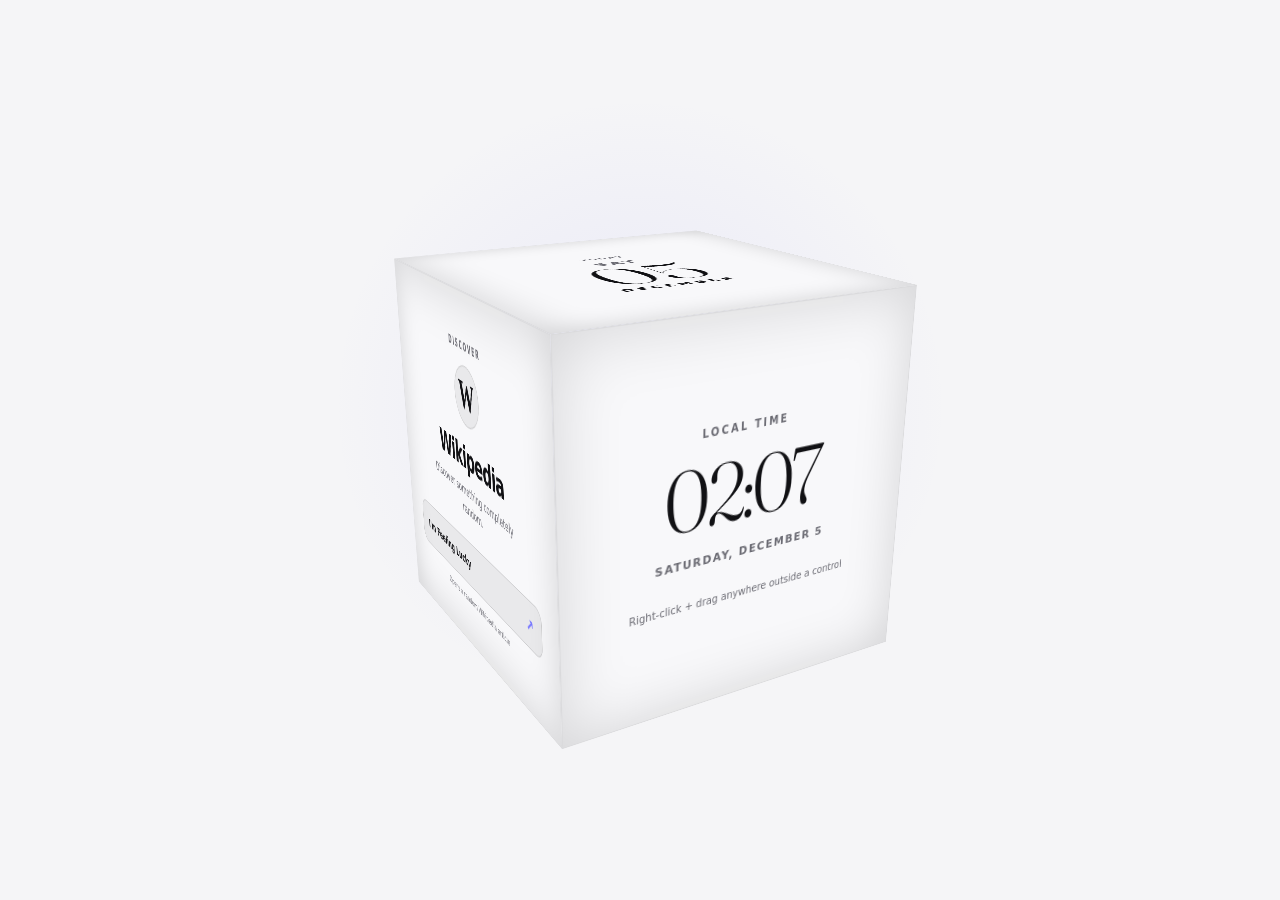
<file: New Tab/CUBE/index.html>
<!DOCTYPE html>
<html lang="en">

<head>
    <meta charset="UTF-8">
    <meta name="viewport" content="width=device-width, initial-scale=1.0">

    <title>Cube Start Page</title>

    <link rel="preconnect" href="https://fonts.googleapis.com">
    <link rel="preconnect" href="https://fonts.gstatic.com" crossorigin>

    <link
        href="https://fonts.googleapis.com/css2?family=Fraunces:wght@300&display=swap"
        rel="stylesheet"
    >

    <link rel="stylesheet" href="style.css">
</head>


<body>


    <!-- =================================================
         3D CUBE
    ================================================== -->

    <div class="scene">

        <div class="cube" id="cube">


            <!-- =================================================
                 FRONT — CLOCK
            ================================================== -->

            <section class="face front">

                <div class="face-content clock-face">

                    <div class="eyebrow">
                        LOCAL TIME
                    </div>

                    <div
                        class="clock"
                        id="clock"
                    >
                        00:00
                    </div>

                    <div
                        class="date"
                        id="date"
                    >
                        Loading
                    </div>

                    <div class="hint">
                        Right-click + drag anywhere outside a control
                    </div>

                </div>

            </section>



            <!-- =================================================
                 BACK — SHORTCUTS
            ================================================== -->

            <section class="face back">

                <div class="face-content">

                    <div class="eyebrow">
                        QUICK ACCESS
                    </div>

                    <h1>
                        Shortcuts
                    </h1>

                    <div
                        class="shortcuts"
                        id="shortcuts"
                    ></div>

                </div>

            </section>



            <!-- =================================================
                 RIGHT — SETTINGS
            ================================================== -->

            <section class="face right">

                <div class="face-content settings-face">

                    <div class="eyebrow">
                        CONTROL
                    </div>


                    <button
                        class="settings-button interactive"
                        id="settingsButton"
                        type="button"
                        aria-label="Open settings"
                    >

                        <svg
                            viewBox="0 0 24 24"
                            aria-hidden="true"
                        >

                            <path d="M12 8.5a3.5 3.5 0 1 0 0 7 3.5 3.5 0 0 0 0-7Zm8.05 3.5c0-.48-.05-.94-.14-1.39l1.7-1.32-1.9-3.29-2.02.82a8.03 8.03 0 0 0-2.4-1.39L15 3.25h-3.8l-.29 2.18a8.03 8.03 0 0 0-2.4 1.39l-2.02-.82-1.9 3.29 1.7 1.32A7.9 7.9 0 0 0 6.15 12c0 .48.05.94.14 1.39l-1.7 1.32 1.9 3.29 2.02-.82a8.03 8.03 0 0 0 2.4 1.39l.29 2.18H15l.29-2.18a8.03 8.03 0 0 0 2.4-1.39l2.02.82 1.9-3.29-1.7-1.32c.09-.45.14-.91.14-1.39Z"/>

                        </svg>

                    </button>


                    <h1>
                        Settings
                    </h1>


                    <p>
                        Change appearance and
                        clock preferences.
                    </p>


                    <button
                        class="open-settings-text interactive"
                        id="openSettingsText"
                        type="button"
                    >
                        Open settings
                    </button>

                </div>

            </section>



            <!-- =================================================
                 LEFT — WIKIPEDIA
            ================================================== -->

            <section class="face left">

                <div class="face-content wikipedia-face">

                    <div class="eyebrow">
                        DISCOVER
                    </div>


                    <div class="wiki-symbol">
                        W
                    </div>


                    <h1>
                        Wikipedia
                    </h1>


                    <p>
                        Discover something
                        completely random.
                    </p>


                    <button
                        class="lucky-button interactive"
                        id="luckyButton"
                        type="button"
                    >

                        <span>
                            I'm Feeling Lucky
                        </span>

                        <b>
                            ↗
                        </b>

                    </button>


                    <div class="wiki-subtext">
                        Opens a random Wikipedia article
                    </div>

                </div>

            </section>



            <!-- =================================================
                 TOP — CALENDAR
            ================================================== -->

            <section class="face top">

                <div class="face-content calendar-face">

                    <div class="eyebrow">
                        TODAY
                    </div>


                    <div
                        class="big-day"
                        id="bigDay"
                    >
                        MON
                    </div>


                    <div
                        class="big-date"
                        id="bigDate"
                    >
                        00
                    </div>


                    <div
                        class="big-month"
                        id="bigMonth"
                    >
                        MONTH
                    </div>

                </div>

            </section>



            <!-- =================================================
                 BOTTOM — RANDOM QUOTES
            ================================================== -->

            <section class="face bottom">

                <div class="face-content quote-face">

                    <div class="eyebrow">
                        RANDOM THOUGHT
                    </div>


                    <div class="quote-mark">
                        “
                    </div>


                    <div
                        class="quote-text"
                        id="quoteText"
                    >
                        Believe in yourself.
                    </div>


                    <div
                        class="quote-author"
                        id="quoteAuthor"
                    >
                        — Unknown
                    </div>


                    <button
                        class="quote-button interactive"
                        id="quoteButton"
                        type="button"
                    >
                        Another one
                    </button>

                </div>

            </section>


        </div>

    </div>



    <!-- =================================================
         SETTINGS BACKDROP
    ================================================== -->

    <div
        class="settings-backdrop"
        id="settingsBackdrop"
        hidden
    ></div>



    <!-- =================================================
         SETTINGS PANEL
    ================================================== -->

    <section
        class="settings-panel"
        id="settingsPanel"
        aria-hidden="true"
    >

        <div class="settings-header">

            <h2>
                Settings
            </h2>


            <button
                class="close-button"
                id="closeSettings"
                type="button"
                aria-label="Close settings"
            >
                &times;
            </button>

        </div>



        <div class="settings-content">


            <aside class="settings-sidebar">

                <button
                    class="settings-nav active"
                    data-panel="theme"
                    type="button"
                >

                    <span class="nav-icon">
                        ◐
                    </span>

                    Theme

                </button>


                <button
                    class="settings-nav"
                    data-panel="time-format"
                    type="button"
                >

                    <span class="nav-icon">
                        ◷
                    </span>

                    Time Format

                </button>

            </aside>



            <div class="settings-main">


                <!-- THEME -->

                <div
                    class="settings-pane active"
                    id="pane-theme"
                >

                    <h3>
                        Theme
                    </h3>


                    <p class="settings-description">
                        Choose how the cube should look.
                    </p>


                    <div class="theme-options">


                        <button
                            class="theme-option"
                            data-theme-choice="system"
                            type="button"
                        >

                            <span
                                class="theme-preview system-preview"
                            ></span>


                            <span class="theme-label">

                                <strong>
                                    System
                                </strong>

                                <small>
                                    Follow your device
                                </small>

                            </span>

                        </button>



                        <button
                            class="theme-option"
                            data-theme-choice="light"
                            type="button"
                        >

                            <span
                                class="theme-preview light-preview"
                            ></span>


                            <span class="theme-label">

                                <strong>
                                    Light
                                </strong>

                                <small>
                                    Always use light mode
                                </small>

                            </span>

                        </button>



                        <button
                            class="theme-option"
                            data-theme-choice="dark"
                            type="button"
                        >

                            <span
                                class="theme-preview dark-preview"
                            ></span>


                            <span class="theme-label">

                                <strong>
                                    Dark
                                </strong>

                                <small>
                                    Always use dark mode
                                </small>

                            </span>

                        </button>

                        <button
                            class="theme-option"
                            data-theme-choice="glass"
                            type="button"
                        >
                            <span class="theme-preview glass-preview"></span>
                            <span class="theme-label">
                                <strong>Glassmorphism</strong>
                                <small>Frosted glass + blur</small>
                            </span>
                        </button>

                        <button
                            class="theme-option"
                            data-theme-choice="neo"
                            type="button"
                        >
                            <span class="theme-preview neo-preview"></span>
                            <span class="theme-label">
                                <strong>Neumorphism</strong>
                                <small>Soft raised surfaces</small>
                            </span>
                        </button>

                        <button
                            class="theme-option"
                            data-theme-choice="brutal"
                            type="button"
                        >
                            <span class="theme-preview brutal-preview"></span>
                            <span class="theme-label">
                                <strong>Brutalism</strong>
                                <small>Raw blocks + hard edges</small>
                            </span>
                        </button>

                        <button
                            class="theme-option"
                            data-theme-choice="clay"
                            type="button"
                        >
                            <span class="theme-preview clay-preview"></span>
                            <span class="theme-label">
                                <strong>Claymorphism</strong>
                                <small>Soft clay-like UI</small>
                            </span>
                        </button>

                        <button
                            class="theme-option"
                            data-theme-choice="transparent"
                            type="button"
                        >
                            <span
                                class="theme-preview transparent-preview"
                            ></span>

                            <span class="theme-label">
                                <strong>
                                    Transparent Cube
                                </strong>

                                <small>
                                    See-through glass cube
                                </small>
                            </span>
                        </button>

                        <button
                            class="theme-option"
                            data-theme-choice="material"
                            type="button"
                        >
                            <span class="theme-preview material-preview"></span>
                            <span class="theme-label">
                                <strong>Material</strong>
                                <small>Elevation + clean surfaces</small>
                            </span>
                        </button>

                        <button
                            class="theme-option"
                            data-theme-choice="retro"
                            type="button"
                        >
                            <span class="theme-preview retro-preview"></span>
                            <span class="theme-label">
                                <strong>Retro</strong>
                                <small>Warm vintage computer feel</small>
                            </span>
                        </button>

                        <button
                            class="theme-option"
                            data-theme-choice="cyberpunk"
                            type="button"
                        >
                            <span class="theme-preview cyberpunk-preview"></span>
                            <span class="theme-label">
                                <strong>Cyberpunk</strong>
                                <small>Neon futuristic UI</small>
                            </span>
                        </button>

                        <button
                            class="theme-option"
                            data-theme-choice="vaporwave"
                            type="button"
                        >
                            <span class="theme-preview vaporwave-preview"></span>
                            <span class="theme-label">
                                <strong>Vaporwave</strong>
                                <small>80s neon + gradient</small>
                            </span>
                        </button>

                        <button
                            class="theme-option"
                            data-theme-choice="aurora"
                            type="button"
                        >
                            <span class="theme-preview aurora-preview"></span>
                            <span class="theme-label">
                                <strong>Aurora</strong>
                                <small>Colorful atmospheric glow</small>
                            </span>
                        </button>

                        <button
                            class="theme-option"
                            data-theme-choice="terminal"
                            type="button"
                        >
                            <span class="theme-preview terminal-preview"></span>
                            <span class="theme-label">
                                <strong>Terminal</strong>
                                <small>Monospace hacker aesthetic</small>
                            </span>
                        </button>

                        <button
                            class="theme-option"
                            data-theme-choice="y2k"
                            type="button"
                        >
                            <span class="theme-preview y2k-preview"></span>
                            <span class="theme-label">
                                <strong>Y2K</strong>
                                <small>Chrome + playful digital</small>
                            </span>
                        </button>

                        <button
                            class="theme-option"
                            data-theme-choice="paper"
                            type="button"
                        >
                            <span class="theme-preview paper-preview"></span>
                            <span class="theme-label">
                                <strong>Paper</strong>
                                <small>Editorial paper texture</small>
                            </span>
                        </button>

                        <button
                            class="theme-option"
                            data-theme-choice="mono"
                            type="button"
                        >
                            <span class="theme-preview mono-preview"></span>
                            <span class="theme-label">
                                <strong>Monochrome</strong>
                                <small>Pure black + white</small>
                            </span>
                        </button>

                        <button
                            class="theme-option"
                            data-theme-choice="minimal"
                            type="button"
                        >
                            <span class="theme-preview minimal-preview"></span>
                            <span class="theme-label">
                                <strong>Minimal</strong>
                                <small>Ultra-clean whitespace</small>
                            </span>
                        </button>

                    </div>

                </div>



                <!-- TIME FORMAT -->

                <div
                    class="settings-pane"
                    id="pane-time-format"
                    hidden
                >

                    <h3>
                        Time Format
                    </h3>


                    <p class="settings-description">
                        Choose how the clock displays hours.
                    </p>


                    <div class="theme-options">


                        <button
                            class="theme-option"
                            data-format-choice="24"
                            type="button"
                        >

                            <span class="theme-preview format-preview">
                                24
                            </span>


                            <span class="theme-label">

                                <strong>
                                    24-hour
                                </strong>

                                <small>
                                    e.g. 14:05
                                </small>

                            </span>

                        </button>



                        <button
                            class="theme-option"
                            data-format-choice="12"
                            type="button"
                        >

                            <span class="theme-preview format-preview">
                                12
                            </span>


                            <span class="theme-label">

                                <strong>
                                    12-hour
                                </strong>

                                <small>
                                    e.g. 2:05 PM
                                </small>

                            </span>

                        </button>

                    </div>

                </div>


            </div>

        </div>

    </section>



    <!-- =================================================
         SHORTCUT DIALOG
    ================================================== -->

    <div
        class="shortcut-backdrop"
        id="shortcutBackdrop"
        hidden
    ></div>


    <div
        class="shortcut-dialog"
        id="shortcutDialog"
        aria-hidden="true"
    >

        <h3>
            Add shortcut
        </h3>


        <label class="shortcut-field">

            <span>
                Name
            </span>

            <input
                type="text"
                id="shortcutName"
                placeholder="e.g. GitHub"
                maxlength="20"
            >

        </label>


        <label class="shortcut-field">

            <span>
                URL
            </span>

            <input
                type="url"
                id="shortcutUrl"
                placeholder="https://github.com"
            >

        </label>


        <div class="shortcut-dialog-actions">

            <button
                class="shortcut-btn"
                id="cancelShortcut"
                type="button"
            >
                Cancel
            </button>


            <button
                class="shortcut-btn primary"
                id="saveShortcut"
                type="button"
            >
                Add
            </button>

        </div>

    </div>



    <script src="script.js"></script>

</body>

</html>
</file>
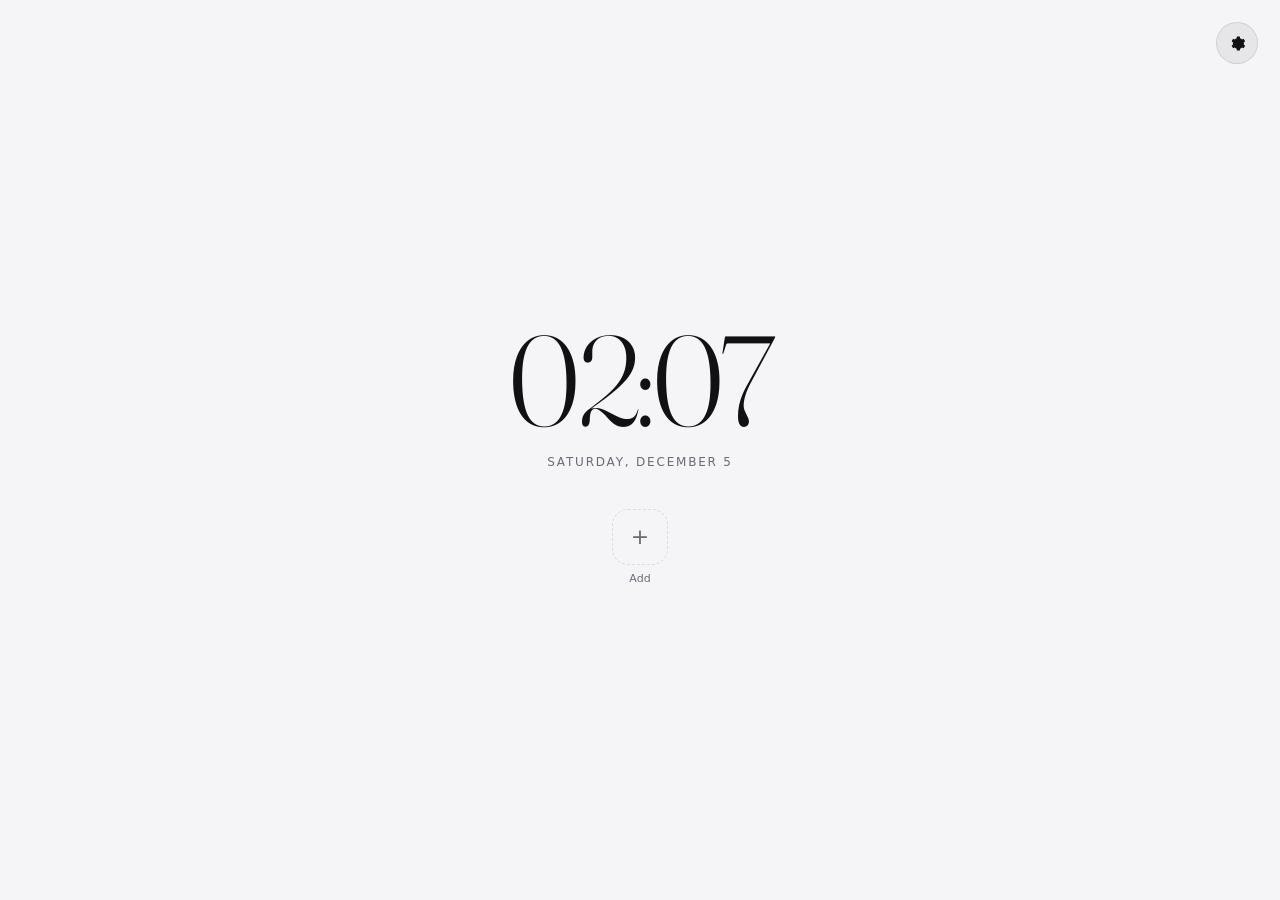
<file: New Tab/default/index.html>
<!DOCTYPE html>
<html lang="en">
<head>
  <meta charset="UTF-8">
  <title>Clock</title>
  <meta name="viewport" content="width=device-width, initial-scale=1.0">

  <link rel="preconnect" href="https://fonts.googleapis.com">
  <link rel="preconnect" href="https://fonts.gstatic.com" crossorigin>
  <link href="https://fonts.googleapis.com/css2?family=Fraunces:wght@300&display=swap" rel="stylesheet">

  <link rel="stylesheet" href="style.css">
</head>

<body>

  <button class="settings-button" id="settingsButton" type="button"
          aria-label="Open settings" aria-expanded="false" title="Settings">
    <svg viewBox="0 0 24 24" aria-hidden="true">
      <path d="M12 8.5a3.5 3.5 0 1 0 0 7 3.5 3.5 0 0 0 0-7Zm8.05 3.5c0-.48-.05-.94-.14-1.39l1.7-1.32-1.9-3.29-2.02.82a8.03 8.03 0 0 0-2.4-1.39L15 3.25h-3.8l-.29 2.18a8.03 8.03 0 0 0-2.4 1.39l-2.02-.82-1.9 3.29 1.7 1.32A7.9 7.9 0 0 0 6.15 12c0 .48.05.94.14 1.39l-1.7 1.32 1.9 3.29 2.02-.82a8.03 8.03 0 0 0 2.4 1.39l.29 2.18H15l.29-2.18a8.03 8.03 0 0 0 2.4-1.39l2.02.82 1.9-3.29-1.7-1.32c.09-.45.14-.91.14-1.39Z"/>
    </svg>
  </button>

  <main class="clock-container" aria-label="Current time">
    <div class="clock" id="clock">00:00</div>
    <div class="date" id="date">Loading</div>

    <div class="shortcuts" id="shortcuts" aria-label="Quick links"></div>
  </main>

  <div class="settings-backdrop" id="settingsBackdrop" hidden></div>

  <section class="settings-panel" id="settingsPanel"
           aria-label="Settings" aria-hidden="true">
    <div class="settings-header">
      <h2>Settings</h2>
      <button class="close-button" id="closeSettings" type="button"
              aria-label="Close settings">&times;</button>
    </div>

    <div class="settings-content">
      <aside class="settings-sidebar">
        <button class="settings-nav active" type="button"
                data-panel="theme" aria-current="page">
          <span class="nav-icon">◐</span>
          <span>Theme</span>
        </button>
        <button class="settings-nav" type="button" data-panel="time-format">
          <span class="nav-icon">◷</span>
          <span>Time Format</span>
        </button>
      </aside>

      <div class="settings-main">
        <div class="settings-pane active" id="pane-theme">
          <h3>Theme</h3>
          <p class="settings-description">Choose how the clock should look.</p>

          <div class="theme-options" role="radiogroup" aria-label="Theme">
            <button class="theme-option" data-theme-choice="system" role="radio"
                    aria-checked="false" type="button">
              <span class="theme-preview system-preview"></span>
              <span class="theme-label">
                <strong>System</strong>
                <small>Follow your device</small>
              </span>
            </button>

            <button class="theme-option" data-theme-choice="light" role="radio"
                    aria-checked="false" type="button">
              <span class="theme-preview light-preview"></span>
              <span class="theme-label">
                <strong>Light</strong>
                <small>Always use light mode</small>
              </span>
            </button>

            <button class="theme-option" data-theme-choice="dark" role="radio"
                    aria-checked="false" type="button">
              <span class="theme-preview dark-preview"></span>
              <span class="theme-label">
                <strong>Dark</strong>
                <small>Always use dark mode</small>
              </span>
            </button>
          </div>
        </div>

        <div class="settings-pane" id="pane-time-format" hidden>
          <h3>Time Format</h3>
          <p class="settings-description">Choose how the clock displays hours.</p>

          <div class="theme-options" role="radiogroup" aria-label="Time Format">
            <button class="theme-option" data-format-choice="24" role="radio"
                    aria-checked="false" type="button">
              <span class="theme-preview format-preview">24</span>
              <span class="theme-label">
                <strong>24-hour</strong>
                <small>e.g. 14:05</small>
              </span>
            </button>

            <button class="theme-option" data-format-choice="12" role="radio"
                    aria-checked="false" type="button">
              <span class="theme-preview format-preview">12</span>
              <span class="theme-label">
                <strong>12-hour</strong>
                <small>e.g. 2:05 PM</small>
              </span>
            </button>
          </div>
        </div>
      </div>
    </div>
  </section>

  <div class="shortcut-backdrop" id="shortcutBackdrop" hidden></div>

  <div class="shortcut-dialog" id="shortcutDialog" role="dialog"
       aria-label="Add shortcut" aria-hidden="true">
    <h3>Add shortcut</h3>

    <label class="shortcut-field">
      <span>Name</span>
      <input type="text" id="shortcutName" placeholder="e.g. GitHub" maxlength="20">
    </label>

    <label class="shortcut-field">
      <span>URL</span>
      <input type="url" id="shortcutUrl" placeholder="https://github.com">
    </label>

    <div class="shortcut-dialog-actions">
      <button type="button" class="shortcut-btn" id="cancelShortcut">Cancel</button>
      <button type="button" class="shortcut-btn primary" id="saveShortcut">Add</button>
    </div>
  </div>

  <script src="script.js"></script>
</body>
</html>
</file>
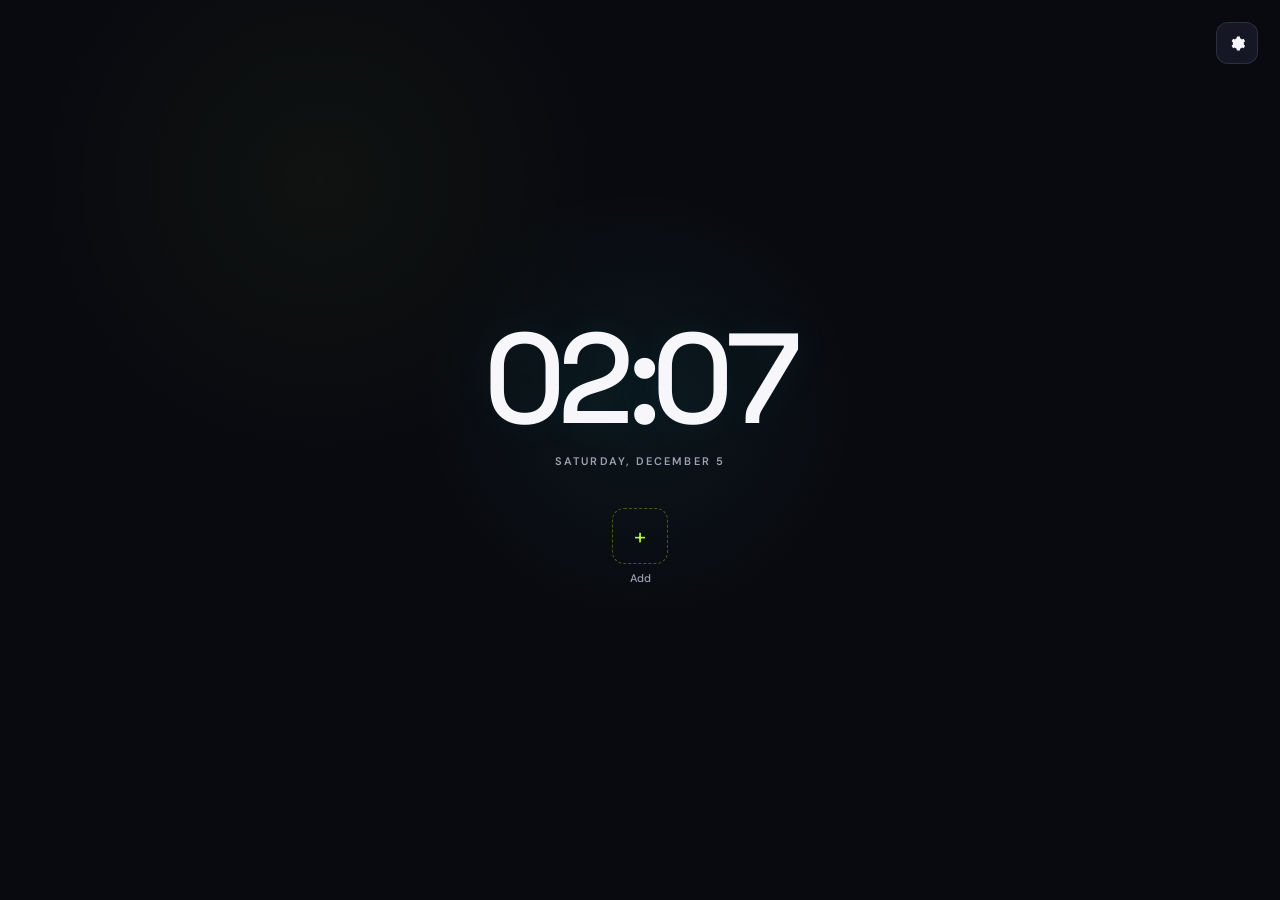
<file: New Tab/minimalistic/index.html>
<!DOCTYPE html>
<html lang="en">
<head>
  <meta charset="UTF-8">
  <title>Clock</title>
  <meta name="viewport" content="width=device-width, initial-scale=1.0">

  <link rel="preconnect" href="https://fonts.googleapis.com">
  <link rel="preconnect" href="https://fonts.gstatic.com" crossorigin>
  <link href="https://fonts.googleapis.com/css2?family=DM+Sans:wght@400;500;600;700&family=Space+Grotesk:wght@400;500;600;700&display=swap" rel="stylesheet">

  <link rel="stylesheet" href="style.css">
</head>

<body>

  <button class="settings-button" id="settingsButton" type="button"
          aria-label="Open settings" aria-expanded="false" title="Settings">
    <svg viewBox="0 0 24 24" aria-hidden="true">
      <path d="M12 8.5a3.5 3.5 0 1 0 0 7 3.5 3.5 0 0 0 0-7Zm8.05 3.5c0-.48-.05-.94-.14-1.39l1.7-1.32-1.9-3.29-2.02.82a8.03 8.03 0 0 0-2.4-1.39L15 3.25h-3.8l-.29 2.18a8.03 8.03 0 0 0-2.4 1.39l-2.02-.82-1.9 3.29 1.7 1.32A7.9 7.9 0 0 0 6.15 12c0 .48.05.94.14 1.39l-1.7 1.32 1.9 3.29 2.02-.82a8.03 8.03 0 0 0 2.4 1.39l.29 2.18H15l.29-2.18a8.03 8.03 0 0 0 2.4-1.39l2.02.82 1.9-3.29-1.7-1.32c.09-.45.14-.91.14-1.39Z"/>
    </svg>
  </button>

  <main class="clock-container" aria-label="Current time">
    <div class="clock" id="clock">00:00</div>
    <div class="date" id="date">Loading</div>

    <div class="shortcuts" id="shortcuts" aria-label="Quick links"></div>
  </main>

  <div class="settings-backdrop" id="settingsBackdrop" hidden></div>

  <section class="settings-panel" id="settingsPanel"
           aria-label="Settings" aria-hidden="true">
    <div class="settings-header">
      <h2>Settings</h2>
      <button class="close-button" id="closeSettings" type="button"
              aria-label="Close settings">&times;</button>
    </div>

    <div class="settings-content">
      <aside class="settings-sidebar">
        <button class="settings-nav active" type="button"
                data-panel="theme" aria-current="page">
          <span class="nav-icon">◐</span>
          <span>Theme</span>
        </button>
        <button class="settings-nav" type="button" data-panel="time-format">
          <span class="nav-icon">◷</span>
          <span>Time Format</span>
        </button>
      </aside>

      <div class="settings-main">
        <div class="settings-pane active" id="pane-theme">
          <h3>Theme</h3>
          <p class="settings-description">Choose how the clock should look.</p>

          <div class="theme-options" role="radiogroup" aria-label="Theme">
            <button class="theme-option" data-theme-choice="system" role="radio"
                    aria-checked="false" type="button">
              <span class="theme-preview system-preview"></span>
              <span class="theme-label">
                <strong>System</strong>
                <small>Follow your device</small>
              </span>
            </button>

            <button class="theme-option" data-theme-choice="light" role="radio"
                    aria-checked="false" type="button">
              <span class="theme-preview light-preview"></span>
              <span class="theme-label">
                <strong>Light</strong>
                <small>Always use light mode</small>
              </span>
            </button>

            <button class="theme-option" data-theme-choice="dark" role="radio"
                    aria-checked="false" type="button">
              <span class="theme-preview dark-preview"></span>
              <span class="theme-label">
                <strong>Dark</strong>
                <small>Always use dark mode</small>
              </span>
            </button>
          </div>
        </div>

        <div class="settings-pane" id="pane-time-format" hidden>
          <h3>Time Format</h3>
          <p class="settings-description">Choose how the clock displays hours.</p>

          <div class="theme-options" role="radiogroup" aria-label="Time Format">
            <button class="theme-option" data-format-choice="24" role="radio"
                    aria-checked="false" type="button">
              <span class="theme-preview format-preview">24</span>
              <span class="theme-label">
                <strong>24-hour</strong>
                <small>e.g. 14:05</small>
              </span>
            </button>

            <button class="theme-option" data-format-choice="12" role="radio"
                    aria-checked="false" type="button">
              <span class="theme-preview format-preview">12</span>
              <span class="theme-label">
                <strong>12-hour</strong>
                <small>e.g. 2:05 PM</small>
              </span>
            </button>
          </div>
        </div>
      </div>
    </div>
  </section>

  <div class="shortcut-backdrop" id="shortcutBackdrop" hidden></div>

  <div class="shortcut-dialog" id="shortcutDialog" role="dialog"
       aria-label="Add shortcut" aria-hidden="true">
    <h3>Add shortcut</h3>

    <label class="shortcut-field">
      <span>Name</span>
      <input type="text" id="shortcutName" placeholder="e.g. GitHub" maxlength="20">
    </label>

    <label class="shortcut-field">
      <span>URL</span>
      <input type="url" id="shortcutUrl" placeholder="https://github.com">
    </label>

    <div class="shortcut-dialog-actions">
      <button type="button" class="shortcut-btn" id="cancelShortcut">Cancel</button>
      <button type="button" class="shortcut-btn primary" id="saveShortcut">Add</button>
    </div>
  </div>

  <script src="script.js"></script>
</body>
</html>
</file>
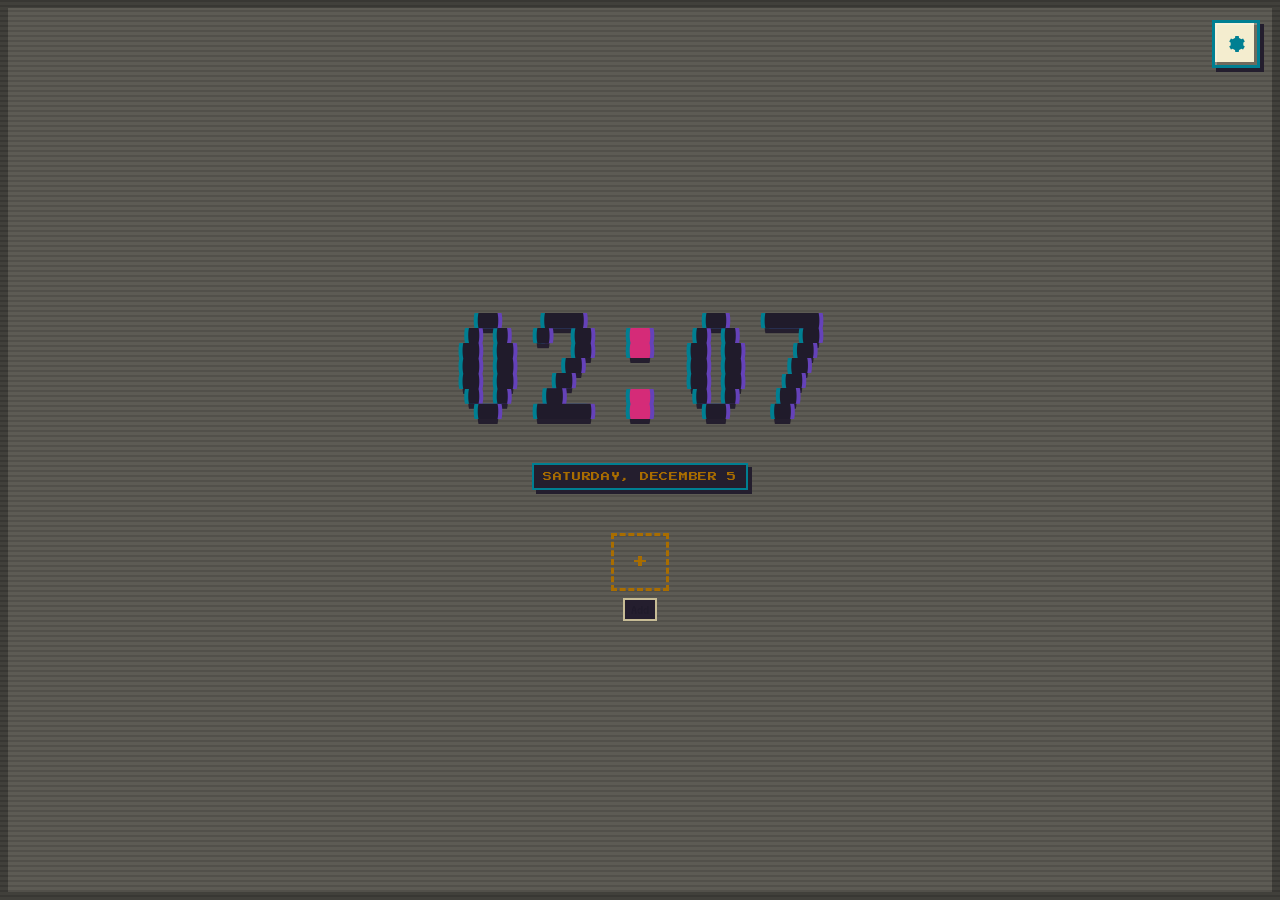
<file: New Tab/pixelated/index.html>
<!DOCTYPE html>
<html lang="en">

<head>
  <meta charset="UTF-8">

  <title>* Clock.exe *</title>

  <meta
    name="viewport"
    content="width=device-width, initial-scale=1.0"
  >

  <link
    rel="preconnect"
    href="https://fonts.googleapis.com"
  >

  <link
    rel="preconnect"
    href="https://fonts.gstatic.com"
    crossorigin
  >

  <link
    href="https://fonts.googleapis.com/css2?family=VT323&family=Press+Start+2P&display=swap"
    rel="stylesheet"
  >

  <link rel="stylesheet" href="style.css">
</head>

<body>

  <!-- ================= BACKGROUND ================= -->

  <img
    class="bg-image"
    id="bgImage"
    alt=""
    aria-hidden="true"
  >

  <video
    class="bg-video"
    autoplay
    muted
    loop
    playsinline
    aria-hidden="true"
  >
    <source
      src="Wallpapers/video/lonely-homer-starry-night-sky-pixel-moewalls-com.mp4"
      type="video/mp4"
    >
  </video>

  <div class="bg-tint" aria-hidden="true"></div>
  <div class="bg-scanlines" aria-hidden="true"></div>
  <div class="bg-vignette" aria-hidden="true"></div>


  <!-- ================= SETTINGS BUTTON ================= -->

  <button
    class="settings-button"
    id="settingsButton"
    type="button"
    aria-label="Open settings"
    aria-expanded="false"
    title="Settings"
  >

    <svg
      viewBox="0 0 24 24"
      aria-hidden="true"
    >
      <path
        d="M12 8.5a3.5 3.5 0 1 0 0 7 3.5 3.5 0 0 0 0-7Zm8.05 3.5c0-.48-.05-.94-.14-1.39l1.7-1.32-1.9-3.29-2.02.82a8.03 8.03 0 0 0-2.4-1.39L15 3.25h-3.8l-.29 2.18a8.03 8.03 0 0 0-2.4 1.39l-2.02-.82-1.9 3.29 1.7 1.32A7.9 7.9 0 0 0 6.15 12c0 .48.05.94.14 1.39l-1.7 1.32 1.9 3.29 2.02-.82a8.03 8.03 0 0 0 2.4 1.39l.29 2.18H15l.29-2.18a8.03 8.03 0 0 0 2.4-1.39l2.02.82 1.9-3.29-1.7-1.32c.09-.45.14-.91.14-1.39Z"
      />
    </svg>

  </button>


  <!-- ================= CLOCK ================= -->

  <main
    class="clock-container"
    aria-label="Current time"
  >

    <div
      class="clock"
      id="clock"
    >
      00:00
    </div>

    <div
      class="date"
      id="date"
    >
      Loading
    </div>

    <div
      class="shortcuts"
      id="shortcuts"
      aria-label="Quick links"
    ></div>

  </main>


  <!-- ================= SETTINGS BACKDROP ================= -->

  <div
    class="settings-backdrop"
    id="settingsBackdrop"
    hidden
  ></div>


  <!-- ================= SETTINGS PANEL ================= -->

  <section
    class="settings-panel"
    id="settingsPanel"
    aria-label="Settings"
    aria-hidden="true"
  >

    <!-- TITLE BAR -->

    <div class="settings-header">

      <div class="titlebar-title">

        <span
          class="titlebar-dot"
          aria-hidden="true"
        ></span>

        SETTINGS.SYS

      </div>


      <div class="titlebar-controls">

        <span
          class="titlebar-chip"
          aria-hidden="true"
        >
          _
        </span>

        <span
          class="titlebar-chip"
          aria-hidden="true"
        >
          □
        </span>

        <button
          class="close-button"
          id="closeSettings"
          type="button"
          aria-label="Close settings"
        >
          &times;
        </button>

      </div>

    </div>


    <!-- SETTINGS CONTENT -->

    <div class="settings-content">

      <!-- SIDEBAR -->

      <aside class="settings-sidebar">

        <button
          class="settings-nav active"
          type="button"
          data-panel="theme"
          aria-current="page"
        >

          <span class="nav-icon">
            ◐
          </span>

          <span>
            Theme
          </span>

        </button>


        <button
          class="settings-nav"
          type="button"
          data-panel="time-format"
        >

          <span class="nav-icon">
            ◷
          </span>

          <span>
            Clock
          </span>

        </button>


        <button
          class="settings-nav"
          type="button"
          data-panel="wallpaper"
        >

          <span class="nav-icon">
            ▣
          </span>

          <span>
            Wallpaper
          </span>

        </button>

      </aside>


      <!-- MAIN SETTINGS -->

      <div class="settings-main">

        <!-- ================= THEME ================= -->

        <div
          class="settings-pane active"
          id="pane-theme"
        >

          <h3>
            Display Mode
          </h3>

          <p class="settings-description">
            // choose how starcorner.html should render
          </p>


          <div
            class="theme-options"
            role="radiogroup"
            aria-label="Theme"
          >

            <button
              class="theme-option"
              data-theme-choice="system"
              role="radio"
              aria-checked="false"
              type="button"
            >

              <span
                class="theme-preview system-preview"
              ></span>

              <span class="theme-label">

                <strong>
                  System
                </strong>

                <small>
                  match your OS
                </small>

              </span>

            </button>


            <button
              class="theme-option"
              data-theme-choice="light"
              role="radio"
              aria-checked="false"
              type="button"
            >

              <span
                class="theme-preview light-preview"
              ></span>

              <span class="theme-label">

                <strong>
                  Daytime
                </strong>

                <small>
                  paper &amp; ink
                </small>

              </span>

            </button>


            <button
              class="theme-option"
              data-theme-choice="dark"
              role="radio"
              aria-checked="false"
              type="button"
            >

              <span
                class="theme-preview dark-preview"
              ></span>

              <span class="theme-label">

                <strong>
                  Nightfall
                </strong>

                <small>
                  deep space
                </small>

              </span>

            </button>

          </div>

        </div>


        <!-- ================= CLOCK ================= -->

        <div
          class="settings-pane"
          id="pane-time-format"
          hidden
        >

          <h3>
            Time Format
          </h3>

          <p class="settings-description">
            // pick a clock face
          </p>


          <div
            class="theme-options"
            role="radiogroup"
            aria-label="Time Format"
          >

            <button
              class="theme-option"
              data-format-choice="24"
              role="radio"
              aria-checked="false"
              type="button"
            >

              <span class="theme-preview format-preview">
                24
              </span>

              <span class="theme-label">

                <strong>
                  24-hour
                </strong>

                <small>
                  e.g. 14:05
                </small>

              </span>

            </button>


            <button
              class="theme-option"
              data-format-choice="12"
              role="radio"
              aria-checked="false"
              type="button"
            >

              <span class="theme-preview format-preview">
                12
              </span>

              <span class="theme-label">

                <strong>
                  12-hour
                </strong>

                <small>
                  e.g. 2:05 PM
                </small>

              </span>

            </button>

          </div>

        </div>


        <!-- ================= WALLPAPER ================= -->

        <div
          class="settings-pane"
          id="pane-wallpaper"
          hidden
        >

          <h3>
            Wallpaper
          </h3>

          <p class="settings-description">
            // choose your own image or video
          </p>


          <div class="wallpaper-upload">

            <label class="wallpaper-upload-button">

              <span>
                UPLOAD WALLPAPER
              </span>

              <input
                type="file"
                id="wallpaperInput"
                accept="image/*,video/*"
                hidden
              >

            </label>


            <button
              type="button"
              class="wallpaper-reset"
              id="resetWallpaper"
            >
              RESET
            </button>

          </div>


          <div
            class="wallpaper-info"
            id="wallpaperInfo"
          >
            No custom wallpaper selected.
          </div>

        </div>

      </div>

    </div>

  </section>


  <!-- ================= SHORTCUT BACKDROP ================= -->

  <div
    class="shortcut-backdrop"
    id="shortcutBackdrop"
    hidden
  ></div>


  <!-- ================= ADD SHORTCUT DIALOG ================= -->

  <div
    class="shortcut-dialog"
    id="shortcutDialog"
    role="dialog"
    aria-label="Add shortcut"
    aria-hidden="true"
  >

    <div class="dialog-titlebar">

      <span
        class="titlebar-dot"
        aria-hidden="true"
      ></span>

      NEW_LINK.exe

    </div>


    <div class="dialog-body">

      <label class="shortcut-field">

        <span>
          Name
        </span>

        <input
          type="text"
          id="shortcutName"
          placeholder="e.g. GeoCities"
          maxlength="20"
        >

      </label>


      <label class="shortcut-field">

        <span>
          URL
        </span>

        <input
          type="url"
          id="shortcutUrl"
          placeholder="https://example.com"
        >

      </label>


      <div class="shortcut-dialog-actions">

        <button
          type="button"
          class="shortcut-btn"
          id="cancelShortcut"
        >
          Cancel
        </button>

        <button
          type="button"
          class="shortcut-btn primary"
          id="saveShortcut"
        >
          Add Link
        </button>

      </div>

    </div>

  </div>


  <script src="script.js"></script>

</body>

</html>
</file>
<file: New Tab/CUBE/style.css>
* {
    box-sizing: border-box;
}


:root {

    --bg: #0b0b0d;

    --text: #f4f4f5;

    --text-soft: #a1a1aa;

    --panel: rgba(25, 25, 29, 0.98);

    --panel-soft: #1d1d22;

    --border: rgba(255, 255, 255, 0.14);

    --button: rgba(255, 255, 255, 0.08);

    --button-hover: rgba(255, 255, 255, 0.15);

    --accent: #aaa7ff;

    --accent-soft: rgba(170, 167, 255, 0.18);

    --face: #151519;

    color-scheme: dark;
}


:root[data-theme="light"] {

    --bg: #f5f5f7;

    --text: #111114;

    --text-soft: #6b6b73;

    --panel: rgba(255, 255, 255, 0.98);

    --panel-soft: #f0f0f3;

    --border: rgba(0, 0, 0, 0.12);

    --button: rgba(0, 0, 0, 0.06);

    --button-hover: rgba(0, 0, 0, 0.11);

    --accent: #7777ff;

    --accent-soft: rgba(119, 119, 255, 0.16);

    --face: #f8f8fa;

    color-scheme: light;
}


@media (prefers-color-scheme: light) {

    :root:not([data-theme="dark"]) {

        --bg: #f5f5f7;

        --text: #111114;

        --text-soft: #6b6b73;

        --panel: rgba(255, 255, 255, 0.98);

        --panel-soft: #f0f0f3;

        --border: rgba(0, 0, 0, 0.12);

        --button: rgba(0, 0, 0, 0.06);

        --button-hover: rgba(0, 0, 0, 0.11);

        --accent: #7777ff;

        --accent-soft: rgba(119, 119, 255, 0.16);

        --face: #f8f8fa;

        color-scheme: light;
    }
}


html,
body {

    width: 100%;

    height: 100%;

    margin: 0;
}


body {

    overflow: hidden;

    display: flex;

    align-items: center;

    justify-content: center;

    background:
        radial-gradient(
            circle at 50% 45%,
            rgba(119, 119, 255, 0.10),
            transparent 38%
        ),
        var(--bg);

    color: var(--text);

    font-family:
        Inter,
        system-ui,
        -apple-system,
        BlinkMacSystemFont,
        "Segoe UI",
        sans-serif;
}


body::before {

    content: "";

    position: fixed;

    inset: 0;

    pointer-events: none;

    background-image:
        linear-gradient(
            rgba(255, 255, 255, 0.025) 1px,
            transparent 1px
        ),
        linear-gradient(
            90deg,
            rgba(255, 255, 255, 0.025) 1px,
            transparent 1px
        );

    background-size: 40px 40px;

    mask-image:
        radial-gradient(
            circle,
            black,
            transparent 72%
        );
}


/* =================================================
   3D SCENE
================================================= */

.scene {

    width: 460px;

    height: 460px;

    perspective: 1100px;

    display: grid;

    place-items: center;

    /*
       Allows the mouse to reach the cube
       without creating weird stacking behavior.
    */
    isolation: isolate;
}


.cube {

    width: 360px;

    height: 360px;

    position: relative;

    transform-style: preserve-3d;

    transform:
        rotateX(-20deg)
        rotateY(30deg);

    will-change: transform;
}


/* =================================================
   CUBE FACES
================================================= */

.face {

    position: absolute;

    width: 360px;

    height: 360px;

    display: flex;

    align-items: center;

    justify-content: center;

    overflow: hidden;

    border:
        1px solid var(--border);

    background:
        var(--face);

    color:
        var(--text);

    box-shadow:
        inset 0 0 60px rgba(0, 0, 0, 0.15);

    /*
       CRITICAL:
       Only the face facing the camera can receive
       clicks. This prevents hidden faces from
       sitting on top of controls.
    */
    backface-visibility: hidden;

    -webkit-backface-visibility: hidden;
}


.front {

    transform:
        translateZ(180px);
}


.back {

    transform:
        rotateY(180deg)
        translateZ(180px);
}


.right {

    transform:
        rotateY(90deg)
        translateZ(180px);
}


.left {

    transform:
        rotateY(-90deg)
        translateZ(180px);
}


.top {

    transform:
        rotateX(90deg)
        translateZ(180px);
}


.bottom {

    transform:
        rotateX(-90deg)
        translateZ(180px);
}


/* =================================================
   CONTENT
================================================= */

.face-content {

    width: 82%;

    text-align: center;

    user-select: none;

    /*
       Don't allow the content itself to accidentally
       become the rotation target.
    */
    pointer-events: none;
}


.eyebrow {

    margin-bottom: 12px;

    color:
        var(--text-soft);

    font-size: 10px;

    font-weight: 700;

    letter-spacing: 0.22em;
}


.face-content h1 {

    margin:
        0 0 20px;

    font-size:
        30px;

    letter-spacing:
        -0.04em;
}


/*
   ONLY actual controls receive pointer events.
*/

.interactive,
.shortcuts,
.shortcuts *,
.settings-face button,
.todo-face button,
.quote-face button {

    pointer-events:
        auto;
}


/* =================================================
   CLOCK
================================================= */

.clock {

    font-family:
        "Fraunces",
        Georgia,
        serif;

    font-weight:
        300;

    font-size:
        78px;

    line-height:
        1;

    letter-spacing:
        -0.05em;

    font-variant-numeric:
        tabular-nums;
}


.date {

    margin-top:
        14px;

    color:
        var(--text-soft);

    font-size:
        11px;

    font-weight:
        600;

    letter-spacing:
        0.13em;

    text-transform:
        uppercase;
}


.hint {

    margin:
        26px auto 0;

    color:
        var(--text-soft);

    font-size:
        10px;

    line-height:
        1.5;
}


/* =================================================
   SETTINGS FACE
================================================= */

.settings-face {

    display:
        flex;

    flex-direction:
        column;

    align-items:
        center;
}


.settings-face p {

    max-width:
        230px;

    margin:
        0;

    color:
        var(--text-soft);

    font-size:
        11px;

    line-height:
        1.6;
}


.settings-button {

    width:
        76px;

    height:
        76px;

    margin-bottom:
        18px;

    display:
        grid;

    place-items:
        center;

    border:
        1px solid var(--border);

    border-radius:
        50%;

    background:
        var(--button);

    color:
        var(--text);

    cursor:
        pointer;

    /*
       Large clickable area.
    */
    padding:
        0;

    transition:
        transform 0.2s ease,
        background 0.2s ease;
}


.settings-button:hover {

    transform:
        rotate(30deg)
        scale(1.05);

    background:
        var(--button-hover);
}


.settings-button:active {

    transform:
        scale(0.94);
}


.settings-button svg {

    width:
        32px;

    height:
        32px;

    fill:
        currentColor;

    pointer-events:
        none;
}


.open-settings-text {

    min-height:
        44px;

    margin-top:
        20px;

    padding:
        10px 18px;

    border:
        1px solid var(--border);

    border-radius:
        11px;

    background:
        var(--button);

    color:
        var(--text);

    font:
        inherit;

    font-size:
        12px;

    cursor:
        pointer;
}


.open-settings-text:hover {

    background:
        var(--button-hover);
}


/* =================================================
   WIKIPEDIA
================================================= */

.wikipedia-face {

    display:
        flex;

    flex-direction:
        column;

    align-items:
        center;
}


.wiki-symbol {

    width:
        58px;

    height:
        58px;

    margin:
        0 auto 15px;

    display:
        grid;

    place-items:
        center;

    border:
        1px solid var(--border);

    border-radius:
        50%;

    background:
        var(--button);

    font-family:
        Georgia,
        serif;

    font-size:
        37px;

    font-weight:
        bold;
}


.wikipedia-face h1 {

    margin-bottom:
        8px;
}


.wikipedia-face p {

    max-width:
        230px;

    margin:
        0 auto 23px;

    color:
        var(--text-soft);

    font-size:
        12px;

    line-height:
        1.6;
}


.lucky-button {

    width:
        100%;

    min-height:
        48px;

    padding:
        12px 16px;

    display:
        flex;

    align-items:
        center;

    justify-content:
        space-between;

    border:
        1px solid var(--border);

    border-radius:
        13px;

    background:
        var(--button);

    color:
        var(--text);

    font:
        inherit;

    font-size:
        12px;

    font-weight:
        650;

    cursor:
        pointer;

    transition:
        transform 0.15s ease,
        background 0.15s ease,
        border-color 0.15s ease;
}


.lucky-button:hover {

    transform:
        translateY(-2px);

    background:
        var(--button-hover);

    border-color:
        var(--accent);
}


.lucky-button:active {

    transform:
        scale(0.97);
}


.lucky-button b {

    color:
        var(--accent);

    font-size:
        18px;

    pointer-events:
        none;
}


.lucky-button span {

    pointer-events:
        none;
}


.wiki-subtext {

    margin-top:
        12px;

    color:
        var(--text-soft);

    font-size:
        9px;
}


/* =================================================
   CALENDAR
================================================= */

.big-day {

    color:
        var(--text-soft);

    font-size:
        18px;

    font-weight:
        700;

    letter-spacing:
        0.18em;
}


.big-date {

    margin:
        3px 0;

    font-family:
        "Fraunces",
        Georgia,
        serif;

    font-size:
        105px;

    line-height:
        0.9;

    font-weight:
        300;
}


.big-month {

    font-size:
        14px;

    font-weight:
        700;

    letter-spacing:
        0.3em;
}


/* =================================================
   QUOTE FACE
================================================= */

.quote-face {

    display:
        flex;

    flex-direction:
        column;

    align-items:
        center;
}


.quote-mark {

    height:
        45px;

    color:
        var(--accent);

    font-family:
        Georgia,
        serif;

    font-size:
        80px;

    line-height:
        0.8;

    opacity:
        0.75;
}


.quote-text {

    max-width:
        275px;

    margin:
        14px auto 0;

    font-family:
        "Fraunces",
        Georgia,
        serif;

    font-size:
        22px;

    line-height:
        1.35;

    letter-spacing:
        -0.015em;
}


.quote-author {

    min-height:
        18px;

    margin-top:
        12px;

    color:
        var(--text-soft);

    font-size:
        10px;

    letter-spacing:
        0.05em;
}


.quote-button {

    min-width:
        125px;

    min-height:
        44px;

    margin-top:
        22px;

    padding:
        10px 18px;

    border:
        1px solid var(--border);

    border-radius:
        11px;

    background:
        var(--button);

    color:
        var(--text);

    font:
        inherit;

    font-size:
        11px;

    font-weight:
        600;

    cursor:
        pointer;
}


.quote-button:hover {

    background:
        var(--button-hover);

    border-color:
        var(--accent);
}


.quote-button:active {

    transform:
        scale(0.96);
}


/* =================================================
   SHORTCUTS
================================================= */

.shortcuts {

    display:
        flex;

    justify-content:
        center;

    align-items:
        center;

    flex-wrap:
        wrap;

    gap:
        15px;

    max-width:
        300px;
}


.shortcut {

    position:
        relative;

    display:
        flex;

    flex-direction:
        column;

    align-items:
        center;

    gap:
        6px;
}


.shortcut-icon {

    width:
        58px;

    height:
        58px;

    display:
        grid;

    place-items:
        center;

    padding:
        0;

    border:
        1px solid var(--border);

    border-radius:
        15px;

    background:
        var(--button);

    color:
        var(--text);

    font:
        inherit;

    font-size:
        18px;

    font-weight:
        700;

    cursor:
        pointer;

    transition:
        transform 0.15s ease,
        background 0.15s ease;
}


.shortcut-icon:hover {

    transform:
        translateY(-3px);

    background:
        var(--button-hover);
}


.shortcut-icon img {

    width:
        28px;

    height:
        28px;

    object-fit:
        contain;

    pointer-events:
        none;
}


.shortcut-label {

    max-width:
        65px;

    overflow:
        hidden;

    text-overflow:
        ellipsis;

    white-space:
        nowrap;

    color:
        var(--text-soft);

    font-size:
        10px;
}


.shortcut-add
.shortcut-icon {

    border-style:
        dashed;
}


.shortcut-remove {

    position:
        absolute;

    top:
        -8px;

    right:
        -8px;

    width:
        22px;

    height:
        22px;

    padding:
        0;

    border:
        2px solid var(--face);

    border-radius:
        50%;

    background:
        #ff453a;

    color:
        white;

    font-size:
        13px;

    line-height:
        1;

    cursor:
        pointer;

    opacity:
        0;

    pointer-events:
        none;
}


.shortcut:hover
.shortcut-remove {

    opacity:
        1;

    pointer-events:
        auto;
}


/* =================================================
   MODALS
================================================= */

.settings-backdrop,
.shortcut-backdrop {

    position:
        fixed;

    inset:
        0;

    background:
        rgba(0, 0, 0, 0.50);

    backdrop-filter:
        blur(8px);

    z-index:
        100;
}


.shortcut-backdrop {

    z-index:
        200;
}


.settings-panel,
.shortcut-dialog {

    position:
        fixed;

    top:
        50%;

    left:
        50%;

    background:
        var(--panel);

    border:
        1px solid var(--border);

    box-shadow:
        0 25px 70px rgba(0, 0, 0, 0.4);

    opacity:
        0;

    pointer-events:
        none;

    transform:
        translate(-50%, -46%)
        scale(0.97);

    transition:
        opacity 0.18s ease,
        transform 0.18s ease;
}


.settings-panel {

    z-index:
        101;

    width:
        min(760px, calc(100vw - 28px));

    max-height:
        calc(100vh - 28px);

    overflow:
        hidden;

    border-radius:
        22px;
}


.settings-panel.open,
.shortcut-dialog.open {

    opacity:
        1;

    pointer-events:
        auto;

    transform:
        translate(-50%, -50%)
        scale(1);
}


.settings-header {

    height:
        70px;

    padding:
        0 22px 0 28px;

    display:
        flex;

    align-items:
        center;

    justify-content:
        space-between;

    border-bottom:
        1px solid var(--border);
}


.settings-header h2 {

    margin:
        0;

    font-size:
        21px;
}


.close-button {

    width:
        44px;

    height:
        44px;

    border:
        0;

    border-radius:
        50%;

    background:
        transparent;

    color:
        var(--text-soft);

    font-size:
        28px;

    cursor:
        pointer;
}


.close-button:hover {

    background:
        var(--button);

    color:
        var(--text);
}



.settings-content {
    display:
        grid;

    grid-template-columns:
        180px 1fr;

    min-height:
        0;

    max-height:
        calc(100vh - 98px);
}


.settings-main {
    padding:
        32px;

    min-width:
        0;

    min-height:
        0;

    max-height:
        calc(100vh - 98px);

    overflow-y:
        auto;

    overflow-x:
        hidden;

    scrollbar-width:
        thin;
}


.settings-sidebar {

    padding:
        18px 10px;

    background:
        var(--panel-soft);

    border-right:
        1px solid var(--border);
}


.settings-nav {

    width:
        100%;

    min-height:
        46px;

    display:
        flex;

    align-items:
        center;

    gap:
        11px;

    padding:
        10px 14px;

    border:
        0;

    border-radius:
        10px;

    background:
        transparent;

    color:
        var(--text-soft);

    font:
        inherit;

    font-size:
        14px;

    font-weight:
        600;

    text-align:
        left;

    cursor:
        pointer;
}


.settings-nav.active {

    background:
        var(--accent-soft);

    color:
        var(--text);
}


.nav-icon {

    width:
        22px;

    text-align:
        center;

    font-size:
        18px;
}


.settings-main {

    padding:
        32px;
}


.settings-main h3 {

    margin:
        0 0 6px;

    font-size:
        20px;
}


.settings-description {

    margin:
        0 0 24px;

    color:
        var(--text-soft);

    font-size:
        13px;
}


.theme-options {

    display:
        flex;

    flex-direction:
        column;

    gap:
        10px;
}


.theme-option {

    width:
        100%;

    min-height:
        58px;

    display:
        flex;

    align-items:
        center;

    gap:
        14px;

    padding:
        11px 15px;

    border:
        1px solid var(--border);

    border-radius:
        13px;

    background:
        transparent;

    color:
        var(--text);

    text-align:
        left;

    cursor:
        pointer;
}


.theme-option:hover {

    background:
        var(--button);
}


.theme-option.selected {

    border-color:
        var(--accent);

    background:
        var(--accent-soft);
}


.theme-preview {

    width:
        52px;

    height:
        34px;

    flex-shrink:
        0;

    border:
        1px solid var(--border);

    border-radius:
        8px;
}


.system-preview {

    background:
        linear-gradient(
            135deg,
            #f5f5f7 0 50%,
            #171719 50% 100%
        );
}


.light-preview {

    background:
        #f5f5f7;
}


.dark-preview {

    background:
        #171719;
}


.format-preview {

    display:
        grid;

    place-items:
        center;

    background:
        var(--panel-soft);

    color:
        var(--text-soft);

    font-family:
        "Fraunces",
        Georgia,
        serif;
}


.theme-label {

    display:
        flex;

    flex-direction:
        column;

    gap:
        3px;
}


.theme-label strong {

    font-size:
        14px;
}


.theme-label small {

    color:
        var(--text-soft);

    font-size:
        12px;
}


.settings-pane {

    display:
        none;
}


.settings-pane.active {

    display:
        block;
}


/* =================================================
   SHORTCUT DIALOG
================================================= */

.shortcut-dialog {

    z-index:
        201;

    width:
        min(360px, calc(100vw - 28px));

    padding:
        26px;

    border-radius:
        20px;
}


.shortcut-dialog h3 {

    margin:
        0 0 18px;

    font-size:
        18px;
}


.shortcut-field {

    display:
        block;

    margin-bottom:
        14px;
}


.shortcut-field span {

    display:
        block;

    margin-bottom:
        6px;

    color:
        var(--text-soft);

    font-size:
        12px;

    font-weight:
        600;

    text-transform:
        uppercase;
}


.shortcut-field input {

    width:
        100%;

    min-height:
        44px;

    padding:
        10px 12px;

    border:
        1px solid var(--border);

    border-radius:
        10px;

    background:
        var(--panel-soft);

    color:
        var(--text);

    font:
        inherit;

    outline:
        none;
}


.shortcut-field input:focus {

    border-color:
        var(--accent);
}


.shortcut-dialog-actions {

    display:
        flex;

    justify-content:
        flex-end;

    gap:
        10px;

    margin-top:
        20px;
}


.shortcut-btn {

    min-height:
        44px;

    padding:
        9px 16px;

    border:
        1px solid var(--border);

    border-radius:
        10px;

    background:
        var(--button);

    color:
        var(--text);

    font:
        inherit;

    cursor:
        pointer;
}


.shortcut-btn.primary {

    background:
        var(--accent);

    border-color:
        var(--accent);

    color:
        white;
}


/* =================================================
   FOCUS
================================================= */

button:focus-visible,
input:focus-visible {

    outline:
        2px solid var(--accent);

    outline-offset:
        3px;
}


/* =================================================
   RESPONSIVE
================================================= */

@media (max-width: 600px) {

    .scene {

        transform:
            scale(0.76);
    }
}


@media (max-width: 430px) {

    .scene {

        transform:
            scale(0.62);
    }
}

/* =========================================================
   EXTENDED UI THEME PACK
   Added without changing the original cube layout.
   Theme names are selected through data-theme in JS.
   ========================================================= */

/* ---------- Shared preview styling ---------- */
.glass-preview { background: linear-gradient(135deg, rgba(255,255,255,.45), rgba(120,160,255,.25)); backdrop-filter: blur(5px); }
.neo-preview { background: #e4e7ec; box-shadow: inset 2px 2px 4px rgba(255,255,255,.9), inset -2px -2px 4px rgba(0,0,0,.12); }
.brutal-preview { background: #ffeb00; border: 2px solid #000; border-radius: 0; }
.clay-preview { background: #ffd9e5; border-radius: 12px; box-shadow: 4px 5px 0 rgba(0,0,0,.08); }
.material-preview { background: #ffffff; box-shadow: 0 4px 8px rgba(0,0,0,.18); }
.retro-preview { background: #d7c7a3; }
.cyberpunk-preview { background: linear-gradient(135deg,#00f0ff,#ff00aa); }
.vaporwave-preview { background: linear-gradient(135deg,#ff71ce,#01cdfe); }
.aurora-preview { background: linear-gradient(135deg,#72f6d1,#8b7cff,#ff8fd8); }
.terminal-preview { background: #050b05; border-color: #37ff6b; }
.y2k-preview { background: linear-gradient(135deg,#ffffff,#8ed8ff,#c9a7ff); }
.paper-preview { background: #eee7d4; }
.mono-preview { background: linear-gradient(135deg,#fff 0 50%,#000 50%); }
.minimal-preview { background: #fafafa; }

/* ---------- GLASSMORPHISM ---------- */
:root[data-theme="glass"] {
    --bg: #10151f;
    --text: #f7fbff;
    --text-soft: #b8c4d6;
    --panel: rgba(20, 28, 42, 0.58);
    --panel-soft: rgba(255,255,255,0.07);
    --border: rgba(255,255,255,0.24);
    --button: rgba(255,255,255,0.10);
    --button-hover: rgba(255,255,255,0.18);
    --accent: #8fdcff;
    --accent-soft: rgba(143,220,255,0.18);
    --face: rgba(30,42,61,0.55);
    color-scheme: dark;
}
:root[data-theme="glass"] body {
    background:
        radial-gradient(circle at 20% 20%, rgba(91,171,255,.28), transparent 35%),
        radial-gradient(circle at 80% 70%, rgba(204,108,255,.22), transparent 35%),
        var(--bg);
}
:root[data-theme="glass"] .face,
:root[data-theme="glass"] .settings-panel,
:root[data-theme="glass"] .shortcut-dialog {
    backdrop-filter: blur(22px) saturate(140%);
    -webkit-backdrop-filter: blur(22px) saturate(140%);
    box-shadow: 0 20px 60px rgba(0,0,0,.28), inset 0 1px 0 rgba(255,255,255,.18);
}

/* ---------- NEUMORPHISM ---------- */
:root[data-theme="neo"] {
    --bg: #e3e6eb;
    --text: #343840;
    --text-soft: #747b86;
    --panel: #e3e6eb;
    --panel-soft: #dfe2e7;
    --border: rgba(255,255,255,0.55);
    --button: #e3e6eb;
    --button-hover: #e3e6eb;
    --accent: #667eea;
    --accent-soft: rgba(102,126,234,.14);
    --face: #e3e6eb;
    color-scheme: light;
}
:root[data-theme="neo"] body { background: var(--bg); }
:root[data-theme="neo"] .face,
:root[data-theme="neo"] .settings-panel,
:root[data-theme="neo"] .shortcut-dialog {
    border: 0;
    box-shadow: 18px 18px 35px rgba(163,169,179,.75), -18px -18px 35px rgba(255,255,255,.92);
}
:root[data-theme="neo"] .settings-button,
:root[data-theme="neo"] .open-settings-text,
:root[data-theme="neo"] .lucky-button,
:root[data-theme="neo"] .quote-button,
:root[data-theme="neo"] .shortcut-icon,
:root[data-theme="neo"] .theme-option {
    border: 0;
    box-shadow: 7px 7px 14px rgba(163,169,179,.65), -7px -7px 14px rgba(255,255,255,.9);
}
:root[data-theme="neo"] .settings-button:active,
:root[data-theme="neo"] .shortcut-icon:active {
    box-shadow: inset 5px 5px 10px rgba(163,169,179,.55), inset -5px -5px 10px rgba(255,255,255,.9);
}

/* ---------- BRUTALISM ---------- */
:root[data-theme="brutal"] {
    --bg: #f4f0e8;
    --text: #080808;
    --text-soft: #333;
    --panel: #ffffff;
    --panel-soft: #ffeb00;
    --border: #000;
    --button: #ffeb00;
    --button-hover: #ff5a36;
    --accent: #ff5a36;
    --accent-soft: #00e5ff;
    --face: #ffffff;
    color-scheme: light;
}
:root[data-theme="brutal"] body {
    background: #f4f0e8;
    font-family: Arial, Helvetica, sans-serif;
}
:root[data-theme="brutal"] .face,
:root[data-theme="brutal"] .settings-panel,
:root[data-theme="brutal"] .shortcut-dialog {
    border: 3px solid #000;
    border-radius: 0;
    box-shadow: 10px 10px 0 #000;
}
:root[data-theme="brutal"] button,
:root[data-theme="brutal"] .theme-option {
    border: 3px solid #000 !important;
    border-radius: 0 !important;
    box-shadow: 5px 5px 0 #000;
}
:root[data-theme="brutal"] button:hover { transform: translate(-2px,-2px); }
:root[data-theme="brutal"] .eyebrow { color:#ff5a36; }
:root[data-theme="brutal"] .clock,
:root[data-theme="brutal"] .big-date { font-family: Arial, Helvetica, sans-serif; font-weight:900; }

/* ---------- CLAYMORPHISM ---------- */
:root[data-theme="clay"] {
    --bg: #f6eefa;
    --text: #44364c;
    --text-soft: #8e7896;
    --panel: #fff8fc;
    --panel-soft: #f7eaf2;
    --border: rgba(255,255,255,.8);
    --button: #ffe1ed;
    --button-hover: #ffd2e4;
    --accent: #e77eb3;
    --accent-soft: rgba(231,126,179,.16);
    --face: #fff8fc;
    color-scheme: light;
}
:root[data-theme="clay"] .face,
:root[data-theme="clay"] .settings-panel,
:root[data-theme="clay"] .shortcut-dialog {
    border: 0;
    border-radius: 30px;
    box-shadow: 10px 12px 22px rgba(150,110,145,.18), inset 3px 3px 8px rgba(255,255,255,.9);
}
:root[data-theme="clay"] button,
:root[data-theme="clay"] .theme-option {
    border: 0 !important;
    border-radius: 18px !important;
    box-shadow: 5px 7px 12px rgba(150,110,145,.16), inset 2px 2px 5px rgba(255,255,255,.85);
}

/* ---------- MATERIAL ---------- */
:root[data-theme="material"] {
    --bg: #f5f7fa;
    --text: #202124;
    --text-soft: #68707a;
    --panel: #ffffff;
    --panel-soft: #eef1f5;
    --border: rgba(0,0,0,.08);
    --button: #ffffff;
    --button-hover: #f1f3f4;
    --accent: #3f51b5;
    --accent-soft: rgba(63,81,181,.12);
    --face: #ffffff;
    color-scheme: light;
}
:root[data-theme="material"] .face,
:root[data-theme="material"] .settings-panel,
:root[data-theme="material"] .shortcut-dialog {
    border: 1px solid rgba(0,0,0,.08);
    box-shadow: 0 3px 8px rgba(0,0,0,.16), 0 8px 24px rgba(0,0,0,.08);
}
:root[data-theme="material"] button { transition: transform .18s ease, box-shadow .18s ease, background .18s ease; }
:root[data-theme="material"] button:hover { box-shadow: 0 4px 12px rgba(0,0,0,.16); }

/* ---------- RETRO ---------- */
:root[data-theme="retro"] {
    --bg: #201d18;
    --text: #f4dfb6;
    --text-soft: #b99f70;
    --panel: #2d2921;
    --panel-soft: #3b3529;
    --border: #8f7444;
    --button: #3a3429;
    --button-hover: #514731;
    --accent: #e3a84e;
    --accent-soft: rgba(227,168,78,.18);
    --face: #2d2921;
    color-scheme: dark;
}
:root[data-theme="retro"] body { font-family: Georgia, "Times New Roman", serif; background: #201d18; }
:root[data-theme="retro"] .face { border: 2px solid #8f7444; }
:root[data-theme="retro"] .clock,
:root[data-theme="retro"] .big-date,
:root[data-theme="retro"] .quote-text { text-shadow: 0 0 8px rgba(227,168,78,.2); }

/* ---------- CYBERPUNK ---------- */
:root[data-theme="cyberpunk"] {
    --bg: #07000d;
    --text: #f8f7ff;
    --text-soft: #aaa1c4;
    --panel: rgba(17,6,28,.95);
    --panel-soft: #180c26;
    --border: #00f0ff;
    --button: rgba(0,240,255,.07);
    --button-hover: rgba(255,0,170,.18);
    --accent: #ff00aa;
    --accent-soft: rgba(255,0,170,.18);
    --face: #10051c;
    color-scheme: dark;
}
:root[data-theme="cyberpunk"] body {
    background:
        radial-gradient(circle at 20% 20%, rgba(0,240,255,.18), transparent 30%),
        radial-gradient(circle at 80% 80%, rgba(255,0,170,.18), transparent 30%),
        #07000d;
}
:root[data-theme="cyberpunk"] .face { box-shadow: inset 0 0 40px rgba(0,240,255,.08), 0 0 16px rgba(0,240,255,.10); }
:root[data-theme="cyberpunk"] .eyebrow,
:root[data-theme="cyberpunk"] .lucky-button b { color:#00f0ff; }
:root[data-theme="cyberpunk"] .clock,
:root[data-theme="cyberpunk"] .big-date { text-shadow: 0 0 12px rgba(255,0,170,.5); }

/* ---------- VAPORWAVE ---------- */
:root[data-theme="vaporwave"] {
    --bg: #16002a;
    --text: #fff1ff;
    --text-soft: #d6a9e7;
    --panel: rgba(45,12,74,.88);
    --panel-soft: #32104e;
    --border: #ff71ce;
    --button: rgba(255,113,206,.10);
    --button-hover: rgba(1,205,254,.20);
    --accent: #01cdfe;
    --accent-soft: rgba(1,205,254,.18);
    --face: #2b0a45;
    color-scheme: dark;
}
:root[data-theme="vaporwave"] body {
    background: linear-gradient(135deg,#16002a,#2b0752 45%,#061b36);
}
:root[data-theme="vaporwave"] .face { box-shadow: inset 0 0 70px rgba(255,113,206,.10); }
:root[data-theme="vaporwave"] .clock,
:root[data-theme="vaporwave"] .big-date { color:#fff; text-shadow: 3px 3px 0 rgba(255,113,206,.35); }

/* ---------- AURORA ---------- */
:root[data-theme="aurora"] {
    --bg: #071411;
    --text: #f2fff9;
    --text-soft: #a9cfc0;
    --panel: rgba(9,28,24,.76);
    --panel-soft: rgba(255,255,255,.06);
    --border: rgba(139,255,214,.28);
    --button: rgba(139,255,214,.08);
    --button-hover: rgba(139,255,214,.16);
    --accent: #7dffd2;
    --accent-soft: rgba(125,255,210,.15);
    --face: rgba(12,35,30,.72);
    color-scheme: dark;
}
:root[data-theme="aurora"] body {
    background:
        radial-gradient(circle at 20% 20%, rgba(76,255,190,.24), transparent 32%),
        radial-gradient(circle at 80% 30%, rgba(119,102,255,.25), transparent 34%),
        radial-gradient(circle at 60% 85%, rgba(255,119,215,.18), transparent 30%),
        var(--bg);
}
:root[data-theme="aurora"] .face { backdrop-filter: blur(16px); -webkit-backdrop-filter: blur(16px); }

/* ---------- TERMINAL ---------- */
:root[data-theme="terminal"] {
    --bg: #020602;
    --text: #37ff6b;
    --text-soft: #79c98c;
    --panel: #050b05;
    --panel-soft: #091109;
    --border: #245f31;
    --button: #071007;
    --button-hover: #0d1c0f;
    --accent: #37ff6b;
    --accent-soft: rgba(55,255,107,.12);
    --face: #050b05;
    color-scheme: dark;
}
:root[data-theme="terminal"] body,
:root[data-theme="terminal"] button,
:root[data-theme="terminal"] input { font-family: "Courier New", Courier, monospace; }
:root[data-theme="terminal"] .face { border-color:#245f31; box-shadow: inset 0 0 35px rgba(55,255,107,.05); }
:root[data-theme="terminal"] .clock,
:root[data-theme="terminal"] .big-date { text-shadow: 0 0 10px rgba(55,255,107,.45); }

/* ---------- Y2K ---------- */
:root[data-theme="y2k"] {
    --bg: #b9dcf4;
    --text: #16223c;
    --text-soft: #536782;
    --panel: rgba(255,255,255,.72);
    --panel-soft: rgba(255,255,255,.55);
    --border: rgba(255,255,255,.95);
    --button: rgba(255,255,255,.60);
    --button-hover: rgba(255,255,255,.85);
    --accent: #6c55e8;
    --accent-soft: rgba(108,85,232,.14);
    --face: rgba(240,248,255,.72);
    color-scheme: light;
}
:root[data-theme="y2k"] body {
    background:
        radial-gradient(circle at 20% 20%, #ffffff 0 5%, transparent 20%),
        linear-gradient(135deg,#8ed8ff,#e6c8ff 50%,#a7fff0);
}
:root[data-theme="y2k"] .face,
:root[data-theme="y2k"] .settings-panel,
:root[data-theme="y2k"] .shortcut-dialog {
    backdrop-filter: blur(12px);
    -webkit-backdrop-filter: blur(12px);
    border-radius: 26px;
    box-shadow: inset 2px 2px 0 #fff, 8px 12px 25px rgba(52,74,110,.20);
}

/* ---------- PAPER / EDITORIAL ---------- */
:root[data-theme="paper"] {
    --bg: #e7dfcc;
    --text: #2a251f;
    --text-soft: #756b5e;
    --panel: #f4eddd;
    --panel-soft: #e9dfca;
    --border: #b8aa8f;
    --button: #efe5d1;
    --button-hover: #e4d7bf;
    --accent: #8a3d32;
    --accent-soft: rgba(138,61,50,.12);
    --face: #f4eddd;
    color-scheme: light;
}
:root[data-theme="paper"] body { font-family: Georgia, "Times New Roman", serif; }
:root[data-theme="paper"] .face,
:root[data-theme="paper"] .settings-panel,
:root[data-theme="paper"] .shortcut-dialog {
    border: 1px solid #b8aa8f;
    box-shadow: 3px 5px 0 rgba(80,65,45,.08);
}

/* ---------- MONOCHROME ---------- */
:root[data-theme="mono"] {
    --bg: #000;
    --text: #fff;
    --text-soft: #aaa;
    --panel: #0b0b0b;
    --panel-soft: #141414;
    --border: #fff;
    --button: #111;
    --button-hover: #222;
    --accent: #fff;
    --accent-soft: rgba(255,255,255,.12);
    --face: #080808;
    color-scheme: dark;
}
:root[data-theme="mono"] .face,
:root[data-theme="mono"] .settings-panel,
:root[data-theme="mono"] .shortcut-dialog { border-width:2px; border-radius:0; box-shadow:none; }
:root[data-theme="mono"] .eyebrow { text-decoration: underline; }

/* ---------- MINIMAL ---------- */
:root[data-theme="minimal"] {
    --bg: #fafafa;
    --text: #181818;
    --text-soft: #777;
    --panel: #ffffff;
    --panel-soft: #f4f4f4;
    --border: #e6e6e6;
    --button: #fafafa;
    --button-hover: #f0f0f0;
    --accent: #181818;
    --accent-soft: rgba(0,0,0,.06);
    --face: #ffffff;
    color-scheme: light;
}
:root[data-theme="minimal"] body { background:#fafafa; }
:root[data-theme="minimal"] .face,
:root[data-theme="minimal"] .settings-panel,
:root[data-theme="minimal"] .shortcut-dialog {
    box-shadow: none;
}
:root[data-theme="minimal"] .eyebrow { letter-spacing:.28em; }

/* ---------- Theme transition ---------- */
:root {
    --theme-transition: background .22s ease, color .22s ease, border-color .22s ease;
}
body,
.face,
.settings-panel,
.shortcut-dialog,
.settings-sidebar,
button,
.theme-option,
.shortcut-icon {
    transition:
        background-color .22s ease,
        background .22s ease,
        color .22s ease,
        border-color .22s ease,
        box-shadow .22s ease;
}

/* =================================================
   TRANSPARENT CUBE THEME
================================================= */

/*
   IMPORTANT:
   This theme changes ONLY the visual appearance of
   the cube faces.

   The original cube size, perspective, rotations and
   face transforms are left untouched.
*/

:root[data-theme="transparent"] {

    --bg: #080a0f;

    --text: #f5f7ff;

    --text-soft: #a3acbb;

    --panel: rgba(14, 17, 24, 0.96);

    --panel-soft: rgba(255, 255, 255, 0.05);

    --border: rgba(255, 255, 255, 0.32);

    --button: rgba(255, 255, 255, 0.06);

    --button-hover: rgba(255, 255, 255, 0.12);

    --accent: #a9ddff;

    --accent-soft: rgba(169, 221, 255, 0.14);

    /*
       THIS is what makes the cube faces actually
       transparent instead of dark glass.
    */
    --face: transparent;

    color-scheme: dark;
}


/* =================================================
   ACTUAL TRANSPARENT CUBE FACES
================================================= */

:root[data-theme="transparent"] .face {

    /*
       No fill.
       You can see through the front face and
       see the back/other faces behind it.
    */
    background: transparent !important;


    /*
       Keep only the thin cube outline.
    */
    border:
        1px solid
        rgba(255, 255, 255, 0.28);


    /*
       Remove the normal face shadow.
    */
    box-shadow: none !important;


    /*
       IMPORTANT:
       Your normal theme hides the reverse side
       of every face.

       Transparent mode must show BOTH sides.
    */
    backface-visibility: visible !important;

    -webkit-backface-visibility: visible !important;


    /*
       No blur or glass layer.
       This is real transparency.
    */
    backdrop-filter: none !important;

    -webkit-backdrop-filter: none !important;
}


/* =================================================
   TRANSPARENT CUBE ITSELF
================================================= */

:root[data-theme="transparent"] .cube {

    /*
       Do not add opacity here.
       Opacity would make the entire cube and
       its contents translucent.

       Only the faces are transparent.
    */
    opacity: 1;

    filter: none !important;
}


/* =================================================
   TRANSPARENT FACE INTERACTION
================================================= */

/*
   Because the front and back faces are both visible,
   don't let an invisible face block controls.

   Existing interactive elements keep pointer-events:auto.
*/

:root[data-theme="transparent"] .face {
    pointer-events: none;
}

:root[data-theme="transparent"] .interactive,
:root[data-theme="transparent"] .shortcuts,
:root[data-theme="transparent"] .shortcuts *,
:root[data-theme="transparent"] .settings-face button,
:root[data-theme="transparent"] .todo-face button,
:root[data-theme="transparent"] .quote-face button {
    pointer-events: auto;
}


/* =================================================
   TRANSPARENT THEME PREVIEW
================================================= */

.transparent-preview {

    /*
       Wireframe-style preview so the theme option
       itself looks transparent.
    */
    background:
        linear-gradient(
            135deg,
            transparent 42%,
            rgba(255, 255, 255, 0.55) 43%,
            rgba(255, 255, 255, 0.55) 47%,
            transparent 48%,
            transparent 57%,
            rgba(150, 210, 255, 0.45) 58%,
            rgba(150, 210, 255, 0.45) 61%,
            transparent 62%
        );

    border:
        1px solid
        rgba(120, 190, 255, 0.55);

    box-shadow: none;
}
</file>
<file: New Tab/default/style.css>
/* =========================
   THEME
   ========================= */

:root {
  --bg: #f5f5f7;
  --text: #111114;
  --text-soft: #6b6b73;
  --panel: rgba(255, 255, 255, 0.96);
  --panel-soft: #f0f0f3;
  --border: rgba(0, 0, 0, 0.10);
  --button: rgba(0, 0, 0, 0.06);
  --button-hover: rgba(0, 0, 0, 0.10);
  --accent: #7777ff;
  --accent-soft: rgba(119, 119, 255, 0.16);
  color-scheme: light;
}

@media (prefers-color-scheme: dark) {
  :root:not([data-theme]) {
    --bg: #101012;
    --text: #f2f2f4;
    --text-soft: #9b9ba5;
    --panel: rgba(28, 28, 31, 0.98);
    --panel-soft: #232327;
    --border: rgba(255, 255, 255, 0.09);
    --button: rgba(255, 255, 255, 0.08);
    --button-hover: rgba(255, 255, 255, 0.13);
    --accent: #aaa7ff;
    --accent-soft: rgba(170, 167, 255, 0.18);
    color-scheme: dark;
  }
}

:root[data-theme="light"] {
  --bg: #f5f5f7;
  --text: #111114;
  --text-soft: #6b6b73;
  --panel: rgba(255, 255, 255, 0.96);
  --panel-soft: #f0f0f3;
  --border: rgba(0, 0, 0, 0.10);
  --button: rgba(0, 0, 0, 0.06);
  --button-hover: rgba(0, 0, 0, 0.10);
  --accent: #7777ff;
  --accent-soft: rgba(119, 119, 255, 0.16);
  color-scheme: light;
}

:root[data-theme="dark"] {
  --bg: #101012;
  --text: #f2f2f4;
  --text-soft: #9b9ba5;
  --panel: rgba(28, 28, 31, 0.98);
  --panel-soft: #232327;
  --border: rgba(255, 255, 255, 0.09);
  --button: rgba(255, 255, 255, 0.08);
  --button-hover: rgba(255, 255, 255, 0.13);
  --accent: #aaa7ff;
  --accent-soft: rgba(170, 167, 255, 0.18);
  color-scheme: dark;
}

/* =========================
   BASE
   ========================= */

* {
  box-sizing: border-box;
}

html,
body {
  width: 100%;
  height: 100%;
  margin: 0;
}

body {
  display: flex;
  align-items: center;
  justify-content: center;
  overflow: hidden;

  background: var(--bg);
  color: var(--text);

  font-family: Inter, system-ui, -apple-system, BlinkMacSystemFont, "Segoe UI", sans-serif;

  transition:
    background-color 180ms ease,
    color 180ms ease;
}

.clock-container {
  display: flex;
  flex-direction: column;
  align-items: center;
  gap: 6px;

  user-select: none;
}

.clock {
  font-family: "Fraunces", Georgia, serif;
  font-weight: 300;
  font-size: clamp(64px, 12vw, 128px);
  line-height: 1;
  letter-spacing: -0.035em;
  font-variant-numeric: tabular-nums;
}

.date {
  margin-top: 5px;
  color: var(--text-soft);
  font-size: 12px;
  font-weight: 500;
  letter-spacing: 0.15em;
  text-transform: uppercase;
}

/* =========================
   SETTINGS BUTTON
   ========================= */

.settings-button {
  position: fixed;
  top: 22px;
  right: 22px;
  z-index: 20;

  width: 42px;
  height: 42px;
  padding: 0;

  display: grid;
  place-items: center;

  border: 1px solid var(--border);
  border-radius: 50%;
  background: var(--button);
  color: var(--text);

  cursor: pointer;
  backdrop-filter: blur(14px);
  -webkit-backdrop-filter: blur(14px);

  transition:
    transform 160ms ease,
    background-color 160ms ease,
    border-color 160ms ease;
}

.settings-button:hover {
  transform: rotate(18deg);
  background: var(--button-hover);
}

.settings-button:active {
  transform: scale(0.94);
}

.settings-button svg {
  width: 19px;
  height: 19px;
  fill: currentColor;
}

.settings-button:focus-visible,
.close-button:focus-visible,
.theme-option:focus-visible {
  outline: 2px solid var(--accent);
  outline-offset: 3px;
}

/* =========================
   SETTINGS PANEL
   ========================= */

.settings-backdrop {
  position: fixed;
  inset: 0;
  z-index: 30;

  background: rgba(0, 0, 0, 0.38);
  backdrop-filter: blur(5px);
  -webkit-backdrop-filter: blur(5px);
}

.settings-panel {
  position: fixed;
  top: 50%;
  left: 50%;
  z-index: 31;

  width: min(760px, calc(100vw - 28px));
  max-height: min(600px, calc(100vh - 28px));

  overflow: hidden;

  background: var(--panel);
  border: 1px solid var(--border);
  border-radius: 22px;

  box-shadow:
    0 24px 70px rgba(0, 0, 0, 0.28),
    0 4px 18px rgba(0, 0, 0, 0.12);

  transform: translate(-50%, -46%) scale(0.97);
  opacity: 0;
  pointer-events: none;

  transition:
    opacity 180ms ease,
    transform 180ms ease;
}

.settings-panel.open {
  transform: translate(-50%, -50%) scale(1);
  opacity: 1;
  pointer-events: auto;
}

.settings-header {
  height: 70px;
  display: flex;
  align-items: center;
  justify-content: space-between;

  padding: 0 22px 0 28px;
  border-bottom: 1px solid var(--border);
}

.settings-header h2 {
  margin: 0;
  font-size: 21px;
  font-weight: 650;
  letter-spacing: -0.02em;
}

.close-button {
  width: 36px;
  height: 36px;
  padding: 0;

  border: 0;
  border-radius: 50%;
  background: transparent;
  color: var(--text-soft);

  font-size: 28px;
  line-height: 1;
  cursor: pointer;

  transition:
    background-color 150ms ease,
    color 150ms ease;
}

.close-button:hover {
  background: var(--button);
  color: var(--text);
}

.settings-content {
  display: grid;
  grid-template-columns: 180px 1fr;
  min-height: 390px;
}

.settings-sidebar {
  padding: 18px 10px;
  background: var(--panel-soft);
  border-right: 1px solid var(--border);
}

.settings-nav {
  position: relative;

  width: 100%;
  display: flex;
  align-items: center;
  gap: 11px;

  padding: 12px 14px;

  border: 0;
  border-radius: 10px;
  background: transparent;
  color: var(--text-soft);

  font: inherit;
  font-size: 14px;
  font-weight: 600;
  text-align: left;
}

.settings-nav.active {
  background: var(--accent-soft);
  color: var(--text);
}

.settings-nav.active::before {
  content: "";
  position: absolute;
  left: -10px;
  top: 9px;
  bottom: 9px;
  width: 3px;
  border-radius: 0 4px 4px 0;
  background: var(--accent);
}

.nav-icon {
  width: 22px;
  font-size: 18px;
  text-align: center;
}

.settings-main {
  padding: 32px;
}

.settings-main h3 {
  margin: 0 0 6px;
  font-size: 20px;
  font-weight: 650;
}

.settings-description {
  margin: 0 0 24px;
  color: var(--text-soft);
  font-size: 13px;
}

.theme-options {
  display: flex;
  flex-direction: column;
  gap: 10px;
}

.theme-option {
  width: 100%;
  display: flex;
  align-items: center;
  gap: 14px;

  padding: 13px 15px;

  border: 1px solid var(--border);
  border-radius: 13px;
  background: transparent;
  color: var(--text);

  text-align: left;
  cursor: pointer;

  transition:
    background-color 150ms ease,
    border-color 150ms ease,
    transform 150ms ease;
}

.theme-option:hover {
  background: var(--button);
  transform: translateY(-1px);
}

.theme-option.selected {
  border-color: var(--accent);
  background: var(--accent-soft);
}

.theme-preview {
  flex: 0 0 auto;
  width: 52px;
  height: 34px;
  border-radius: 8px;
  border: 1px solid var(--border);
  overflow: hidden;
}

.system-preview {
  background: linear-gradient(135deg, #f5f5f7 0 50%, #171719 50% 100%);
}

.light-preview {
  background: #f5f5f7;
}

.dark-preview {
  background: #171719;
}

/* =========================
   SHORTCUTS
   ========================= */

.shortcuts {
  display: flex;
  align-items: flex-start;
  justify-content: center;
  flex-wrap: wrap;

  gap: 18px;
  margin-top: 34px;
  max-width: 92vw;
}

.shortcut {
  position: relative;
  display: flex;
  flex-direction: column;
  align-items: center;
  gap: 7px;
}

.shortcut-icon {
  width: 56px;
  height: 56px;
  padding: 0;

  display: grid;
  place-items: center;

  border: 1px solid var(--border);
  border-radius: 16px;
  background: var(--button);
  color: var(--text-soft);

  font: inherit;
  font-size: 18px;
  font-weight: 650;
  cursor: pointer;

  transition:
    background-color 150ms ease,
    border-color 150ms ease,
    transform 150ms ease;
}

.shortcut-icon:hover {
  background: var(--button-hover);
  transform: translateY(-2px);
}

.shortcut-icon:active {
  transform: scale(0.94);
}

.shortcut-icon:focus-visible {
  outline: 2px solid var(--accent);
  outline-offset: 3px;
}

.shortcut-icon img {
  width: 28px;
  height: 28px;
  object-fit: contain;
  border-radius: 6px;
  pointer-events: none;
}

.shortcut-label {
  max-width: 68px;
  color: var(--text-soft);
  font-size: 11px;
  font-weight: 500;
  text-align: center;
  white-space: nowrap;
  overflow: hidden;
  text-overflow: ellipsis;
}

.shortcut-add .shortcut-icon {
  border-style: dashed;
  background: transparent;
  font-size: 22px;
  font-weight: 400;
}

.shortcut-remove {
  position: absolute;
  top: -6px;
  right: -6px;
  z-index: 2;

  width: 20px;
  height: 20px;
  padding: 0;

  display: grid;
  place-items: center;

  border: 2px solid var(--bg);
  border-radius: 50%;
  background: #ff453a;
  color: #fff;

  font-size: 12px;
  line-height: 1;
  cursor: pointer;

  opacity: 0;
  transform: scale(0.8);
  pointer-events: none;

  transition:
    opacity 120ms ease,
    transform 120ms ease;
}

.shortcut:hover .shortcut-remove,
.shortcut:focus-within .shortcut-remove {
  opacity: 1;
  transform: scale(1);
  pointer-events: auto;
}

/* Touch devices have no hover — keep it reachable, just understated */
@media (hover: none) {
  .shortcut-remove {
    opacity: 0.7;
    transform: scale(0.85);
    pointer-events: auto;
  }
}

/* =========================
   SHORTCUT DIALOG
   ========================= */

.shortcut-backdrop {
  position: fixed;
  inset: 0;
  z-index: 40;

  background: rgba(0, 0, 0, 0.38);
  backdrop-filter: blur(5px);
  -webkit-backdrop-filter: blur(5px);
}

.shortcut-dialog {
  position: fixed;
  top: 50%;
  left: 50%;
  z-index: 41;

  width: min(360px, calc(100vw - 28px));
  padding: 26px;

  background: var(--panel);
  border: 1px solid var(--border);
  border-radius: 20px;

  box-shadow:
    0 24px 70px rgba(0, 0, 0, 0.28),
    0 4px 18px rgba(0, 0, 0, 0.12);

  transform: translate(-50%, -46%) scale(0.97);
  opacity: 0;
  pointer-events: none;

  transition:
    opacity 180ms ease,
    transform 180ms ease;
}

.shortcut-dialog.open {
  transform: translate(-50%, -50%) scale(1);
  opacity: 1;
  pointer-events: auto;
}

.shortcut-dialog h3 {
  margin: 0 0 18px;
  font-size: 18px;
  font-weight: 650;
}

.shortcut-field {
  display: block;
  margin-bottom: 14px;
}

.shortcut-field span {
  display: block;
  margin-bottom: 6px;
  color: var(--text-soft);
  font-size: 12px;
  font-weight: 600;
  text-transform: uppercase;
  letter-spacing: 0.06em;
}

.shortcut-field input {
  width: 100%;
  padding: 10px 12px;

  border: 1px solid var(--border);
  border-radius: 10px;
  background: var(--panel-soft);
  color: var(--text);

  font: inherit;
  font-size: 14px;
}

.shortcut-field input:focus-visible {
  outline: 2px solid var(--accent);
  outline-offset: 2px;
}

.shortcut-dialog-actions {
  display: flex;
  justify-content: flex-end;
  gap: 10px;
  margin-top: 20px;
}

.shortcut-btn {
  padding: 9px 16px;

  border: 1px solid var(--border);
  border-radius: 10px;
  background: var(--button);
  color: var(--text);

  font: inherit;
  font-size: 13px;
  font-weight: 600;
  cursor: pointer;

  transition: background-color 150ms ease;
}

.shortcut-btn:hover {
  background: var(--button-hover);
}

.shortcut-btn.primary {
  background: var(--accent);
  border-color: var(--accent);
  color: #fff;
}

.shortcut-btn.primary:hover {
  filter: brightness(1.05);
}

.format-preview {
  display: grid;
  place-items: center;
  background: var(--panel-soft);
  color: var(--text-soft);
  font-family: "Fraunces", Georgia, serif;
  font-size: 13px;
  font-weight: 600;
}

.settings-pane {
  display: none;
}

.settings-pane.active {
  display: block;
}

.theme-label {
  display: flex;
  flex-direction: column;
  gap: 3px;
}

.theme-label strong {
  font-size: 14px;
  font-weight: 650;
}

.theme-label small {
  color: var(--text-soft);
  font-size: 12px;
}

/* Prevent the page behind the dialog from scrolling/clicking. */
body.settings-open {
  overflow: hidden;
}

/* =========================
   RESPONSIVE
   ========================= */

@media (max-width: 560px) {
  .settings-button {
    top: 14px;
    right: 14px;
    width: 38px;
    height: 38px;
  }

  .settings-panel {
    width: calc(100vw - 18px);
    max-height: calc(100vh - 18px);
    border-radius: 17px;
  }

  .settings-content {
    grid-template-columns: 112px 1fr;
  }

  .settings-sidebar {
    padding: 14px 7px;
  }

  .settings-nav {
    padding: 11px 9px;
  }

  .settings-main {
    padding: 24px 18px;
  }
}

@media (prefers-reduced-motion: reduce) {
  *,
  *::before,
  *::after {
    transition-duration: 0.01ms !important;
    animation-duration: 0.01ms !important;
  }
}
</file>
<file: New Tab/minimalistic/style.css>
/* =========================
   THEME
   ========================= */

:root {
  --bg: #f5f5f7;
  --text: #111114;
  --text-soft: #6b6b73;
  --panel: rgba(255, 255, 255, 0.96);
  --panel-soft: #f0f0f3;
  --border: rgba(0, 0, 0, 0.10);
  --button: rgba(0, 0, 0, 0.06);
  --button-hover: rgba(0, 0, 0, 0.10);
  --accent: #7777ff;
  --accent-soft: rgba(119, 119, 255, 0.16);
  color-scheme: light;
}

@media (prefers-color-scheme: dark) {
  :root:not([data-theme]) {
    --bg: #101012;
    --text: #f2f2f4;
    --text-soft: #9b9ba5;
    --panel: rgba(28, 28, 31, 0.98);
    --panel-soft: #232327;
    --border: rgba(255, 255, 255, 0.09);
    --button: rgba(255, 255, 255, 0.08);
    --button-hover: rgba(255, 255, 255, 0.13);
    --accent: #aaa7ff;
    --accent-soft: rgba(170, 167, 255, 0.18);
    color-scheme: dark;
  }
}

:root[data-theme="light"] {
  --bg: #f5f5f7;
  --text: #111114;
  --text-soft: #6b6b73;
  --panel: rgba(255, 255, 255, 0.96);
  --panel-soft: #f0f0f3;
  --border: rgba(0, 0, 0, 0.10);
  --button: rgba(0, 0, 0, 0.06);
  --button-hover: rgba(0, 0, 0, 0.10);
  --accent: #7777ff;
  --accent-soft: rgba(119, 119, 255, 0.16);
  color-scheme: light;
}

:root[data-theme="dark"] {
  --bg: #101012;
  --text: #f2f2f4;
  --text-soft: #9b9ba5;
  --panel: rgba(28, 28, 31, 0.98);
  --panel-soft: #232327;
  --border: rgba(255, 255, 255, 0.09);
  --button: rgba(255, 255, 255, 0.08);
  --button-hover: rgba(255, 255, 255, 0.13);
  --accent: #aaa7ff;
  --accent-soft: rgba(170, 167, 255, 0.18);
  color-scheme: dark;
}

/* =========================
   BASE
   ========================= */

* {
  box-sizing: border-box;
}

html,
body {
  width: 100%;
  height: 100%;
  margin: 0;
}

body {
  display: flex;
  align-items: center;
  justify-content: center;
  overflow: hidden;

  background: var(--bg);
  color: var(--text);

  font-family: Inter, system-ui, -apple-system, BlinkMacSystemFont, "Segoe UI", sans-serif;

  transition:
    background-color 180ms ease,
    color 180ms ease;
}

.clock-container {
  display: flex;
  flex-direction: column;
  align-items: center;
  gap: 6px;

  user-select: none;
}

.clock {
  font-family: "Fraunces", Georgia, serif;
  font-weight: 300;
  font-size: clamp(64px, 12vw, 128px);
  line-height: 1;
  letter-spacing: -0.035em;
  font-variant-numeric: tabular-nums;
}

.date {
  margin-top: 5px;
  color: var(--text-soft);
  font-size: 12px;
  font-weight: 500;
  letter-spacing: 0.15em;
  text-transform: uppercase;
}

/* =========================
   SETTINGS BUTTON
   ========================= */

.settings-button {
  position: fixed;
  top: 22px;
  right: 22px;
  z-index: 20;

  width: 42px;
  height: 42px;
  padding: 0;

  display: grid;
  place-items: center;

  border: 1px solid var(--border);
  border-radius: 50%;
  background: var(--button);
  color: var(--text);

  cursor: pointer;
  backdrop-filter: blur(14px);
  -webkit-backdrop-filter: blur(14px);

  transition:
    transform 160ms ease,
    background-color 160ms ease,
    border-color 160ms ease;
}

.settings-button:hover {
  transform: rotate(18deg);
  background: var(--button-hover);
}

.settings-button:active {
  transform: scale(0.94);
}

.settings-button svg {
  width: 19px;
  height: 19px;
  fill: currentColor;
}

.settings-button:focus-visible,
.close-button:focus-visible,
.theme-option:focus-visible {
  outline: 2px solid var(--accent);
  outline-offset: 3px;
}

/* =========================
   SETTINGS PANEL
   ========================= */

.settings-backdrop {
  position: fixed;
  inset: 0;
  z-index: 30;

  background: rgba(0, 0, 0, 0.38);
  backdrop-filter: blur(5px);
  -webkit-backdrop-filter: blur(5px);
}

.settings-panel {
  position: fixed;
  top: 50%;
  left: 50%;
  z-index: 31;

  width: min(760px, calc(100vw - 28px));
  max-height: min(600px, calc(100vh - 28px));

  overflow: hidden;

  background: var(--panel);
  border: 1px solid var(--border);
  border-radius: 22px;

  box-shadow:
    0 24px 70px rgba(0, 0, 0, 0.28),
    0 4px 18px rgba(0, 0, 0, 0.12);

  transform: translate(-50%, -46%) scale(0.97);
  opacity: 0;
  pointer-events: none;

  transition:
    opacity 180ms ease,
    transform 180ms ease;
}

.settings-panel.open {
  transform: translate(-50%, -50%) scale(1);
  opacity: 1;
  pointer-events: auto;
}

.settings-header {
  height: 70px;
  display: flex;
  align-items: center;
  justify-content: space-between;

  padding: 0 22px 0 28px;
  border-bottom: 1px solid var(--border);
}

.settings-header h2 {
  margin: 0;
  font-size: 21px;
  font-weight: 650;
  letter-spacing: -0.02em;
}

.close-button {
  width: 36px;
  height: 36px;
  padding: 0;

  border: 0;
  border-radius: 50%;
  background: transparent;
  color: var(--text-soft);

  font-size: 28px;
  line-height: 1;
  cursor: pointer;

  transition:
    background-color 150ms ease,
    color 150ms ease;
}

.close-button:hover {
  background: var(--button);
  color: var(--text);
}

.settings-content {
  display: grid;
  grid-template-columns: 180px 1fr;
  min-height: 390px;
}

.settings-sidebar {
  padding: 18px 10px;
  background: var(--panel-soft);
  border-right: 1px solid var(--border);
}

.settings-nav {
  position: relative;

  width: 100%;
  display: flex;
  align-items: center;
  gap: 11px;

  padding: 12px 14px;

  border: 0;
  border-radius: 10px;
  background: transparent;
  color: var(--text-soft);

  font: inherit;
  font-size: 14px;
  font-weight: 600;
  text-align: left;
}

.settings-nav.active {
  background: var(--accent-soft);
  color: var(--text);
}

.settings-nav.active::before {
  content: "";
  position: absolute;
  left: -10px;
  top: 9px;
  bottom: 9px;
  width: 3px;
  border-radius: 0 4px 4px 0;
  background: var(--accent);
}

.nav-icon {
  width: 22px;
  font-size: 18px;
  text-align: center;
}

.settings-main {
  padding: 32px;
}

.settings-main h3 {
  margin: 0 0 6px;
  font-size: 20px;
  font-weight: 650;
}

.settings-description {
  margin: 0 0 24px;
  color: var(--text-soft);
  font-size: 13px;
}

.theme-options {
  display: flex;
  flex-direction: column;
  gap: 10px;
}

.theme-option {
  width: 100%;
  display: flex;
  align-items: center;
  gap: 14px;

  padding: 13px 15px;

  border: 1px solid var(--border);
  border-radius: 13px;
  background: transparent;
  color: var(--text);

  text-align: left;
  cursor: pointer;

  transition:
    background-color 150ms ease,
    border-color 150ms ease,
    transform 150ms ease;
}

.theme-option:hover {
  background: var(--button);
  transform: translateY(-1px);
}

.theme-option.selected {
  border-color: var(--accent);
  background: var(--accent-soft);
}

.theme-preview {
  flex: 0 0 auto;
  width: 52px;
  height: 34px;
  border-radius: 8px;
  border: 1px solid var(--border);
  overflow: hidden;
}

.system-preview {
  background: linear-gradient(135deg, #f5f5f7 0 50%, #171719 50% 100%);
}

.light-preview {
  background: #f5f5f7;
}

.dark-preview {
  background: #171719;
}

/* =========================
   SHORTCUTS
   ========================= */

.shortcuts {
  display: flex;
  align-items: flex-start;
  justify-content: center;
  flex-wrap: wrap;

  gap: 18px;
  margin-top: 34px;
  max-width: 92vw;
}

.shortcut {
  position: relative;
  display: flex;
  flex-direction: column;
  align-items: center;
  gap: 7px;
}

.shortcut-icon {
  width: 56px;
  height: 56px;
  padding: 0;

  display: grid;
  place-items: center;

  border: 1px solid var(--border);
  border-radius: 16px;
  background: var(--button);
  color: var(--text-soft);

  font: inherit;
  font-size: 18px;
  font-weight: 650;
  cursor: pointer;

  transition:
    background-color 150ms ease,
    border-color 150ms ease,
    transform 150ms ease;
}

.shortcut-icon:hover {
  background: var(--button-hover);
  transform: translateY(-2px);
}

.shortcut-icon:active {
  transform: scale(0.94);
}

.shortcut-icon:focus-visible {
  outline: 2px solid var(--accent);
  outline-offset: 3px;
}

.shortcut-icon img {
  width: 28px;
  height: 28px;
  object-fit: contain;
  border-radius: 6px;
  pointer-events: none;
}

.shortcut-label {
  max-width: 68px;
  color: var(--text-soft);
  font-size: 11px;
  font-weight: 500;
  text-align: center;
  white-space: nowrap;
  overflow: hidden;
  text-overflow: ellipsis;
}

.shortcut-add .shortcut-icon {
  border-style: dashed;
  background: transparent;
  font-size: 22px;
  font-weight: 400;
}

.shortcut-remove {
  position: absolute;
  top: -6px;
  right: -6px;
  z-index: 2;

  width: 20px;
  height: 20px;
  padding: 0;

  display: grid;
  place-items: center;

  border: 2px solid var(--bg);
  border-radius: 50%;
  background: #ff453a;
  color: #fff;

  font-size: 12px;
  line-height: 1;
  cursor: pointer;

  opacity: 0;
  transform: scale(0.8);
  pointer-events: none;

  transition:
    opacity 120ms ease,
    transform 120ms ease;
}

.shortcut:hover .shortcut-remove,
.shortcut:focus-within .shortcut-remove {
  opacity: 1;
  transform: scale(1);
  pointer-events: auto;
}

/* Touch devices have no hover — keep it reachable, just understated */
@media (hover: none) {
  .shortcut-remove {
    opacity: 0.7;
    transform: scale(0.85);
    pointer-events: auto;
  }
}

/* =========================
   SHORTCUT DIALOG
   ========================= */

.shortcut-backdrop {
  position: fixed;
  inset: 0;
  z-index: 40;

  background: rgba(0, 0, 0, 0.38);
  backdrop-filter: blur(5px);
  -webkit-backdrop-filter: blur(5px);
}

.shortcut-dialog {
  position: fixed;
  top: 50%;
  left: 50%;
  z-index: 41;

  width: min(360px, calc(100vw - 28px));
  padding: 26px;

  background: var(--panel);
  border: 1px solid var(--border);
  border-radius: 20px;

  box-shadow:
    0 24px 70px rgba(0, 0, 0, 0.28),
    0 4px 18px rgba(0, 0, 0, 0.12);

  transform: translate(-50%, -46%) scale(0.97);
  opacity: 0;
  pointer-events: none;

  transition:
    opacity 180ms ease,
    transform 180ms ease;
}

.shortcut-dialog.open {
  transform: translate(-50%, -50%) scale(1);
  opacity: 1;
  pointer-events: auto;
}

.shortcut-dialog h3 {
  margin: 0 0 18px;
  font-size: 18px;
  font-weight: 650;
}

.shortcut-field {
  display: block;
  margin-bottom: 14px;
}

.shortcut-field span {
  display: block;
  margin-bottom: 6px;
  color: var(--text-soft);
  font-size: 12px;
  font-weight: 600;
  text-transform: uppercase;
  letter-spacing: 0.06em;
}

.shortcut-field input {
  width: 100%;
  padding: 10px 12px;

  border: 1px solid var(--border);
  border-radius: 10px;
  background: var(--panel-soft);
  color: var(--text);

  font: inherit;
  font-size: 14px;
}

.shortcut-field input:focus-visible {
  outline: 2px solid var(--accent);
  outline-offset: 2px;
}

.shortcut-dialog-actions {
  display: flex;
  justify-content: flex-end;
  gap: 10px;
  margin-top: 20px;
}

.shortcut-btn {
  padding: 9px 16px;

  border: 1px solid var(--border);
  border-radius: 10px;
  background: var(--button);
  color: var(--text);

  font: inherit;
  font-size: 13px;
  font-weight: 600;
  cursor: pointer;

  transition: background-color 150ms ease;
}

.shortcut-btn:hover {
  background: var(--button-hover);
}

.shortcut-btn.primary {
  background: var(--accent);
  border-color: var(--accent);
  color: #fff;
}

.shortcut-btn.primary:hover {
  filter: brightness(1.05);
}

.format-preview {
  display: grid;
  place-items: center;
  background: var(--panel-soft);
  color: var(--text-soft);
  font-family: "Fraunces", Georgia, serif;
  font-size: 13px;
  font-weight: 600;
}

.settings-pane {
  display: none;
}

.settings-pane.active {
  display: block;
}

.theme-label {
  display: flex;
  flex-direction: column;
  gap: 3px;
}

.theme-label strong {
  font-size: 14px;
  font-weight: 650;
}

.theme-label small {
  color: var(--text-soft);
  font-size: 12px;
}

/* Prevent the page behind the dialog from scrolling/clicking. */
body.settings-open {
  overflow: hidden;
}

/* =========================
   RESPONSIVE
   ========================= */

@media (max-width: 560px) {
  .settings-button {
    top: 14px;
    right: 14px;
    width: 38px;
    height: 38px;
  }

  .settings-panel {
    width: calc(100vw - 18px);
    max-height: calc(100vh - 18px);
    border-radius: 17px;
  }

  .settings-content {
    grid-template-columns: 112px 1fr;
  }

  .settings-sidebar {
    padding: 14px 7px;
  }

  .settings-nav {
    padding: 11px 9px;
  }

  .settings-main {
    padding: 24px 18px;
  }
}

@media (prefers-reduced-motion: reduce) {
  *,
  *::before,
  *::after {
    transition-duration: 0.01ms !important;
    animation-duration: 0.01ms !important;
  }
}
/* ===== MINIMAL BRIGHT-ON-DARK THEME OVERRIDE ===== */
:root{--bg:#090a0f;--text:#f7f7fb;--text-soft:#9da1b2;--panel:#10121a;--panel-soft:#171a24;--border:rgba(255,255,255,.10);--button:#151824;--button-hover:#202434;--accent:#b8ff3d;--accent-soft:rgba(184,255,61,.12);color-scheme:dark}
@media(prefers-color-scheme:light){:root:not([data-theme]){color-scheme:dark}}
:root[data-theme="light"],:root[data-theme="dark"]{--bg:#090a0f;--text:#f7f7fb;--text-soft:#9da1b2;--panel:#10121a;--panel-soft:#171a24;--border:rgba(255,255,255,.10);--button:#151824;--button-hover:#202434;--accent:#b8ff3d;--accent-soft:rgba(184,255,61,.12);color-scheme:dark}
body{background:radial-gradient(circle at 50% 45%,rgba(53,232,255,.055),transparent 27%),radial-gradient(circle at 25% 20%,rgba(184,255,61,.035),transparent 24%),var(--bg);font-family:"DM Sans",Inter,system-ui,sans-serif}
body::before{content:"";position:fixed;inset:0;pointer-events:none;opacity:.28;background-image:linear-gradient(rgba(255,255,255,.018) 1px,transparent 1px),linear-gradient(90deg,rgba(255,255,255,.018) 1px,transparent 1px);background-size:44px 44px;mask-image:linear-gradient(to bottom,transparent,black 18%,black 82%,transparent)}
.clock{font-family:"Space Grotesk","DM Sans",sans-serif;font-weight:500;letter-spacing:-.065em;text-shadow:0 0 40px rgba(53,232,255,.08)}
.date{font-size:11px;font-weight:600;letter-spacing:.19em}
.settings-button{border-radius:12px;background:var(--button);backdrop-filter:none;-webkit-backdrop-filter:none}
.settings-button:hover{background:var(--button-hover);border-color:rgba(184,255,61,.38);color:var(--accent);transform:translateY(-2px) rotate(0)}
.settings-panel,.shortcut-dialog{background:var(--panel);border-color:var(--border);border-radius:16px;box-shadow:0 28px 90px rgba(0,0,0,.58)}
.settings-backdrop,.shortcut-backdrop{background:rgba(0,0,0,.68);backdrop-filter:blur(7px);-webkit-backdrop-filter:blur(7px)}
.settings-header h2,.settings-main h3,.shortcut-dialog h3{font-family:"Space Grotesk",sans-serif;font-weight:600}
.settings-nav.active{background:var(--accent-soft);color:var(--accent)}
.settings-nav.active::before{background:var(--accent)}
.theme-option:hover{background:var(--button)}
.theme-option.selected{border-color:rgba(184,255,61,.65);background:var(--accent-soft)}
.shortcut-icon{border-radius:12px;background:var(--button);color:var(--accent)}
.shortcut-icon:hover{background:var(--button-hover);border-color:rgba(53,232,255,.35);color:#35e8ff;transform:translateY(-3px)}
.shortcut-add .shortcut-icon{border-color:rgba(184,255,61,.32);color:var(--accent)}
.shortcut-remove{background:#ff4fd8;color:#08080c}
.format-preview{font-family:"Space Grotesk",sans-serif;color:var(--accent)}
.shortcut-field input{background:var(--panel-soft)}
.shortcut-btn.primary{background:var(--accent);border-color:var(--accent);color:#080a08}
</file>
<file: New Tab/pixelated/style.css>
/* =========================================================
   PIXEL THEME — CLOCK.EXE
   Hard-edged 8-bit / 16-bit browser-start-page aesthetic.
   No blur. No rounded glass. No soft gradients.
   ========================================================= */

:root {
  --bg: #090b16;
  --panel: #111629;
  --panel-2: #1a2038;
  --panel-3: #252d49;
  --ink: #f6f1d1;
  --muted: #9aa6c7;
  --cyan: #45f3ff;
  --pink: #ff4fa3;
  --yellow: #ffe45e;
  --purple: #9b6cff;
  --green: #63ff87;
  --red: #ff5364;
  --white: #ffffff;
  --black: #05060b;

  --pixel-border: 3px;
  --shadow: 6px 6px 0 var(--black);
  color-scheme: dark;
}

@media (prefers-color-scheme: light) {
  :root:not([data-theme]) {
    --bg: #d8d1b5;
    --panel: #f4edcf;
    --panel-2: #e5ddbd;
    --panel-3: #c8bd96;
    --ink: #201b2b;
    --muted: #625a73;
    --cyan: #007f92;
    --pink: #d52b78;
    --yellow: #a96d00;
    --purple: #6542b9;
    --green: #167d42;
    --red: #b52b3e;
    --black: #241e2e;
    color-scheme: light;
  }
}

:root[data-theme="dark"] {
  --bg: #090b16;
  --panel: #111629;
  --panel-2: #1a2038;
  --panel-3: #252d49;
  --ink: #f6f1d1;
  --muted: #9aa6c7;
  --cyan: #45f3ff;
  --pink: #ff4fa3;
  --yellow: #ffe45e;
  --purple: #9b6cff;
  --green: #63ff87;
  --red: #ff5364;
  --black: #05060b;
  color-scheme: dark;
}

:root[data-theme="light"] {
  --bg: #d8d1b5;
  --panel: #f4edcf;
  --panel-2: #e5ddbd;
  --panel-3: #c8bd96;
  --ink: #201b2b;
  --muted: #625a73;
  --cyan: #007f92;
  --pink: #d52b78;
  --yellow: #a96d00;
  --purple: #6542b9;
  --green: #167d42;
  --red: #b52b3e;
  --black: #241e2e;
  color-scheme: light;
}

/* ---------- RESET ---------- */

* {
  box-sizing: border-box;
  image-rendering: pixelated;
}

html,
body {
  width: 100%;
  height: 100%;
  margin: 0;
}

body {
  position: relative;
  display: flex;
  align-items: center;
  justify-content: center;
  overflow: hidden;
  background: var(--bg);
  color: var(--ink);
  font-family: "VT323", monospace;
  transition: background-color 100ms steps(1), color 100ms steps(1);
}

button,
input {
  font: inherit;
}

::selection {
  background: var(--pink);
  color: var(--black);
}

/* ---------- PIXEL BACKGROUND ---------- */

.bg-video {
  position: fixed;
  inset: 0;
  z-index: 0;
  width: 100%;
  height: 100%;
  object-fit: cover;
  filter: saturate(1.25) contrast(1.2);
  image-rendering: pixelated;
}

.bg-tint {
  position: fixed;
  inset: 0;
  z-index: 1;
  background: rgba(5, 6, 15, 0.58);
}

:root[data-theme="light"] .bg-tint {
  background: rgba(238, 228, 194, 0.60);
}

.bg-scanlines {
  position: fixed;
  inset: 0;
  z-index: 2;
  pointer-events: none;
  opacity: 0.42;
  background:
    repeating-linear-gradient(
      to bottom,
      rgba(0, 0, 0, 0.28) 0,
      rgba(0, 0, 0, 0.28) 2px,
      transparent 2px,
      transparent 5px
    );
  animation: scan-drift 8s steps(16) infinite;
}

.bg-vignette {
  position: fixed;
  inset: 0;
  z-index: 2;
  pointer-events: none;
  box-shadow: inset 0 0 0 8px rgba(0, 0, 0, 0.30);
}

@keyframes scan-drift {
  from { background-position: 0 0; }
  to { background-position: 0 80px; }
}

/* ---------- HERO CLOCK ---------- */

.clock-container {
  position: relative;
  z-index: 5;
  display: flex;
  flex-direction: column;
  align-items: center;
  gap: 5px;
  user-select: none;
}

.clock {
  font-family: "VT323", monospace;
  font-weight: 400;
  font-size: clamp(96px, 17vw, 190px);
  line-height: 0.88;
  letter-spacing: 0;
  font-variant-numeric: tabular-nums;
  color: var(--ink);

  /* Fake pixel outline instead of glow */
  text-shadow:
    4px 0 0 var(--purple),
    -4px 0 0 var(--cyan),
    0 5px 0 var(--black);
}

.clock .colon {
  color: var(--pink);
  animation: blink-colon 1s steps(2) infinite;
}

@keyframes blink-colon {
  0%, 49% { opacity: 1; }
  50%, 100% { opacity: 0; }
}

.date {
  margin-top: 12px;
  padding: 5px 9px;
  border: 2px solid var(--cyan);
  background: var(--black);
  color: var(--yellow);
  font-family: "Press Start 2P", monospace;
  font-size: 9px;
  line-height: 1.5;
  letter-spacing: 0.08em;
  text-transform: uppercase;
  box-shadow: 4px 4px 0 var(--black);
}

/* ---------- COMMON PIXEL BUTTON ---------- */

.settings-button,
.shortcut-icon,
.shortcut-btn,
.theme-option,
.settings-nav,
.close-button {
  border-radius: 0 !important;
  box-shadow:
    inset 2px 2px 0 rgba(255,255,255,0.22),
    inset -3px -3px 0 rgba(0,0,0,0.55),
    4px 4px 0 var(--black);
  transition: none !important;
}

.settings-button:hover,
.shortcut-icon:hover,
.shortcut-btn:hover,
.theme-option:hover,
.settings-nav:hover {
  transform: translate(-2px, -2px);
}

.settings-button:active,
.shortcut-icon:active,
.shortcut-btn:active {
  transform: translate(3px, 3px);
  box-shadow:
    inset -2px -2px 0 rgba(255,255,255,0.12),
    inset 3px 3px 0 rgba(0,0,0,0.55);
}

.settings-button:focus-visible,
.close-button:focus-visible,
.theme-option:focus-visible,
.settings-nav:focus-visible,
.shortcut-icon:focus-visible,
.shortcut-btn:focus-visible,
.shortcut-field input:focus-visible {
  outline: 3px solid var(--yellow);
  outline-offset: 3px;
}

/* ---------- SETTINGS ICON ---------- */

.settings-button {
  position: fixed;
  top: 20px;
  right: 20px;
  z-index: 20;
  width: 48px;
  height: 48px;
  padding: 0;
  display: grid;
  place-items: center;
  border: var(--pixel-border) solid var(--cyan);
  background: var(--panel);
  color: var(--cyan);
  cursor: pointer;
}

.settings-button svg {
  width: 22px;
  height: 22px;
  fill: currentColor;
}

/* ---------- MODAL BACKDROPS ---------- */

.settings-backdrop,
.shortcut-backdrop {
  position: fixed;
  inset: 0;
  z-index: 30;
  background: rgba(0,0,0,0.72);
}

/* ---------- PIXEL WINDOWS ---------- */

.settings-panel,
.shortcut-dialog {
  position: fixed;
  top: 50%;
  left: 50%;
  z-index: 31;

  background: var(--panel);
  border: var(--pixel-border) solid var(--cyan);
  border-radius: 0 !important;

  box-shadow:
    inset 3px 3px 0 rgba(255,255,255,0.16),
    inset -4px -4px 0 rgba(0,0,0,0.7),
    8px 8px 0 var(--black);

  transform: translate(-50%, -50%);
  opacity: 0;
  pointer-events: none;
  transition: opacity 100ms steps(1);
}

.settings-panel.open,
.shortcut-dialog.open {
  transform: translate(-50%, -50%);
  opacity: 1;
  pointer-events: auto;
}

.settings-panel {
  width: min(720px, calc(100vw - 24px));
  max-height: min(600px, calc(100vh - 24px));
  overflow: hidden;
}

/* ---------- WINDOW TITLE BAR ---------- */

.settings-header {
  height: 52px;
  display: flex;
  align-items: center;
  justify-content: space-between;
  padding: 0 10px 0 14px;
  background: var(--purple);
  border-bottom: 3px solid var(--black);
}

.titlebar-title,
.dialog-titlebar {
  display: flex;
  align-items: center;
  gap: 9px;
  font-family: "Press Start 2P", monospace;
  font-size: 10px;
  letter-spacing: 0.02em;
  color: var(--white);
  text-shadow: 2px 2px 0 var(--black);
}

.titlebar-dot {
  width: 10px;
  height: 10px;
  border-radius: 0;
  background: var(--yellow);
  border: 2px solid var(--black);
  box-shadow: none;
  flex: 0 0 auto;
}

.titlebar-controls {
  display: flex;
  align-items: center;
  gap: 6px;
}

.titlebar-chip {
  display: none;
}

@media (min-width: 520px) {
  .titlebar-chip {
    display: grid;
    width: 24px;
    height: 24px;
    place-items: center;
    border: 2px solid var(--white);
    border-radius: 0;
    background: var(--panel);
    color: var(--white);
    font-size: 11px;
    line-height: 1;
  }
}

.close-button {
  width: 30px;
  height: 30px;
  padding: 0;
  border: 2px solid var(--white);
  border-radius: 0;
  background: var(--red);
  color: var(--white);
  font-family: "Press Start 2P", monospace;
  font-size: 11px;
  cursor: pointer;
}

/* ---------- SETTINGS LAYOUT ---------- */

.settings-content {
  display: grid;
  grid-template-columns: 170px 1fr;
  min-height: 380px;
}

.settings-sidebar {
  padding: 12px 10px;
  background: var(--panel-2);
  border-right: 3px solid var(--black);
}

.settings-nav {
  position: relative;
  width: 100%;
  display: flex;
  align-items: center;
  gap: 10px;
  padding: 11px 12px;
  margin-bottom: 8px;
  border: 2px solid transparent;
  border-radius: 0;
  background: transparent;
  color: var(--muted);
  font-family: "Press Start 2P", monospace;
  font-size: 8px;
  letter-spacing: 0.02em;
  text-align: left;
  cursor: pointer;
}

.settings-nav.active {
  border-color: var(--cyan);
  background: var(--panel-3);
  color: var(--cyan);
}

.nav-icon {
  width: 18px;
  font-size: 15px;
  text-align: center;
  font-family: "VT323", monospace;
}

.settings-main {
  padding: 26px 28px;
  overflow-y: auto;
}

.settings-main h3 {
  margin: 0 0 8px;
  font-family: "Press Start 2P", monospace;
  font-size: 12px;
  color: var(--yellow);
}

.settings-description {
  margin: 0 0 20px;
  color: var(--cyan);
  font-family: "VT323", monospace;
  font-size: 17px;
}

.theme-options {
  display: flex;
  flex-direction: column;
  gap: 12px;
}

.theme-option {
  width: 100%;
  display: flex;
  align-items: center;
  gap: 14px;
  padding: 12px 13px;
  border: 2px solid var(--muted);
  border-radius: 0;
  background: var(--panel-2);
  color: var(--ink);
  text-align: left;
  cursor: pointer;
}

.theme-option.selected {
  border-color: var(--pink);
  background: var(--panel-3);
  box-shadow:
    inset 3px 3px 0 rgba(255,255,255,0.12),
    inset -3px -3px 0 rgba(0,0,0,0.55),
    4px 4px 0 var(--black),
    0 0 0 2px var(--pink);
}

.theme-preview {
  flex: 0 0 auto;
  width: 54px;
  height: 36px;
  border-radius: 0;
  border: 3px solid var(--black);
  overflow: hidden;
}

.system-preview {
  background: linear-gradient(135deg, #f4edcf 0 50%, #111629 50% 100%);
}

.light-preview {
  background: #f4edcf;
}

.dark-preview {
  background: #111629;
}

.format-preview {
  display: grid;
  place-items: center;
  background: var(--panel-3);
  color: var(--pink);
  font-family: "VT323", monospace;
  font-size: 18px;
}

.theme-label {
  display: flex;
  flex-direction: column;
  gap: 3px;
}

.theme-label strong {
  font-family: "Press Start 2P", monospace;
  font-size: 9px;
  font-weight: 400;
}

.theme-label small {
  color: var(--muted);
  font-family: "VT323", monospace;
  font-size: 15px;
}

.settings-pane {
  display: none;
}

.settings-pane.active {
  display: block;
}

body.settings-open {
  overflow: hidden;
}

/* ---------- SHORTCUT GRID ---------- */

.shortcuts {
  display: flex;
  align-items: flex-start;
  justify-content: center;
  flex-wrap: wrap;
  gap: 18px;
  margin-top: 38px;
  max-width: 92vw;
}

.shortcut {
  position: relative;
  display: flex;
  flex-direction: column;
  align-items: center;
  gap: 7px;
}

.shortcut-icon {
  width: 58px;
  height: 58px;
  padding: 0;
  display: grid;
  place-items: center;
  border: 3px solid var(--cyan);
  border-radius: 0;
  background: var(--panel);
  color: var(--yellow);
  font-family: "Press Start 2P", monospace;
  font-size: 16px;
  cursor: pointer;
}

.shortcut-icon img {
  width: 30px;
  height: 30px;
  object-fit: contain;
  border-radius: 0;
  pointer-events: none;
  image-rendering: pixelated;
}

.shortcut-label {
  max-width: 84px;
  color: var(--ink);
  background: var(--black);
  border: 2px solid var(--panel-3);
  padding: 2px 6px;
  border-radius: 0;
  font-family: "VT323", monospace;
  font-size: 15px;
  line-height: 1;
  text-align: center;
  white-space: nowrap;
  overflow: hidden;
  text-overflow: ellipsis;
}

.shortcut-add .shortcut-icon {
  border: 3px dashed var(--yellow);
  background: transparent;
  color: var(--yellow);
  box-shadow: none;
}

.shortcut-remove {
  position: absolute;
  top: -8px;
  right: -8px;
  z-index: 2;
  width: 20px;
  height: 20px;
  padding: 0;
  display: grid;
  place-items: center;
  border: 2px solid var(--black);
  border-radius: 0;
  background: var(--red);
  color: var(--white);
  font-family: "Press Start 2P", monospace;
  font-size: 8px;
  line-height: 1;
  cursor: pointer;
  opacity: 0;
  transform: none;
  pointer-events: none;
  transition: none;
}

.shortcut:hover .shortcut-remove,
.shortcut:focus-within .shortcut-remove {
  opacity: 1;
  transform: none;
  pointer-events: auto;
}

@media (hover: none) {
  .shortcut-remove {
    opacity: 0.9;
    transform: none;
    pointer-events: auto;
  }
}

/* ---------- ADD LINK WINDOW ---------- */

.shortcut-dialog {
  width: min(360px, calc(100vw - 24px));
  overflow: hidden;
}

.dialog-titlebar {
  padding: 12px 16px;
  background: var(--purple);
  border-bottom: 3px solid var(--black);
}

.dialog-body {
  padding: 22px;
}

.shortcut-field {
  display: block;
  margin-bottom: 16px;
}

.shortcut-field span {
  display: block;
  margin-bottom: 6px;
  color: var(--cyan);
  font-family: "Press Start 2P", monospace;
  font-size: 8px;
  text-transform: uppercase;
  letter-spacing: 0.06em;
}

.shortcut-field input {
  width: 100%;
  padding: 10px 11px;
  border: 3px solid var(--black);
  border-radius: 0;
  background: var(--panel-2);
  color: var(--ink);
  font-family: "VT323", monospace;
  font-size: 18px;
  box-shadow:
    inset 2px 2px 0 rgba(255,255,255,0.10),
    inset -2px -2px 0 rgba(0,0,0,0.55);
}

.shortcut-field input::placeholder {
  color: var(--muted);
  opacity: 0.8;
}

.shortcut-field input:focus-visible {
  outline: 3px solid var(--yellow);
  outline-offset: 2px;
}

.shortcut-dialog-actions {
  display: flex;
  justify-content: flex-end;
  gap: 10px;
  margin-top: 20px;
}

.shortcut-btn {
  padding: 10px 15px;
  border: 3px solid var(--cyan);
  border-radius: 0;
  background: var(--panel-2);
  color: var(--ink);
  font-family: "Press Start 2P", monospace;
  font-size: 8px;
  cursor: pointer;
}

.shortcut-btn.primary {
  background: var(--pink);
  border-color: var(--white);
  color: var(--black);
}

/* ---------- RESPONSIVE ---------- */

@media (max-width: 560px) {
  .settings-button {
    top: 12px;
    right: 12px;
    width: 42px;
    height: 42px;
  }

  .settings-panel {
    width: calc(100vw - 16px);
    max-height: calc(100vh - 16px);
  }

  .settings-content {
    grid-template-columns: 86px 1fr;
  }

  .settings-sidebar {
    padding: 12px 5px;
  }

  .settings-nav span:last-child {
    display: none;
  }

  .settings-nav {
    justify-content: center;
    padding: 12px 4px;
  }

  .settings-main {
    padding: 20px 14px;
  }

  .clock {
    font-size: clamp(78px, 22vw, 130px);
  }

  .date {
    font-size: 7px;
  }
}

@media (prefers-reduced-motion: reduce) {
  *,
  *::before,
  *::after {
    transition: none !important;
    animation: none !important;
  }

  .clock .colon {
    opacity: 1;
  }
}

/* =========================
   CUSTOM WALLPAPER
   ========================= */

.bg-image {
  position: fixed;
  inset: 0;

  z-index: 0;

  width: 100%;
  height: 100%;

  object-fit: cover;

  display: none;

  image-rendering: pixelated;
}


/* =========================
   WALLPAPER SETTINGS
   ========================= */

.wallpaper-upload {
  display: flex;
  flex-direction: column;
  gap: 14px;
}


.wallpaper-upload-button {
  display: flex;

  align-items: center;
  justify-content: center;

  min-height: 75px;

  padding: 16px;

  border: 3px dashed var(--cyan);

  background: var(--panel-2);

  color: var(--cyan);

  font-family:
    "Press Start 2P",
    monospace;

  font-size: 9px;

  text-align: center;

  cursor: pointer;

  box-shadow:
    inset 2px 2px 0 rgba(255,255,255,0.12),
    inset -3px -3px 0 rgba(0,0,0,0.55),
    4px 4px 0 var(--black);
}


.wallpaper-upload-button:hover {

  transform:
    translate(-2px, -2px);

  border-color:
    var(--yellow);

  color:
    var(--yellow);

}


.wallpaper-upload-button:active {

  transform:
    translate(3px, 3px);

}


.wallpaper-reset {

  padding: 12px;

  border: 3px solid var(--red);

  border-radius: 0;

  background: var(--panel);

  color: var(--red);

  font-family:
    "Press Start 2P",
    monospace;

  font-size: 8px;

  cursor: pointer;

  box-shadow:
    inset 2px 2px 0 rgba(255,255,255,0.10),
    inset -3px -3px 0 rgba(0,0,0,0.55),
    4px 4px 0 var(--black);

}


.wallpaper-reset:hover {

  transform:
    translate(-2px, -2px);

  background:
    var(--red);

  color:
    var(--white);

}


.wallpaper-reset:active {

  transform:
    translate(3px, 3px);

}


.wallpaper-info {

  margin-top: 18px;

  padding: 10px;

  border: 2px solid var(--panel-3);

  background: var(--black);

  color: var(--muted);

  font-family:
    "VT323",
    monospace;

  font-size: 16px;

  line-height: 1.3;

  word-break: break-word;

}
</file>
